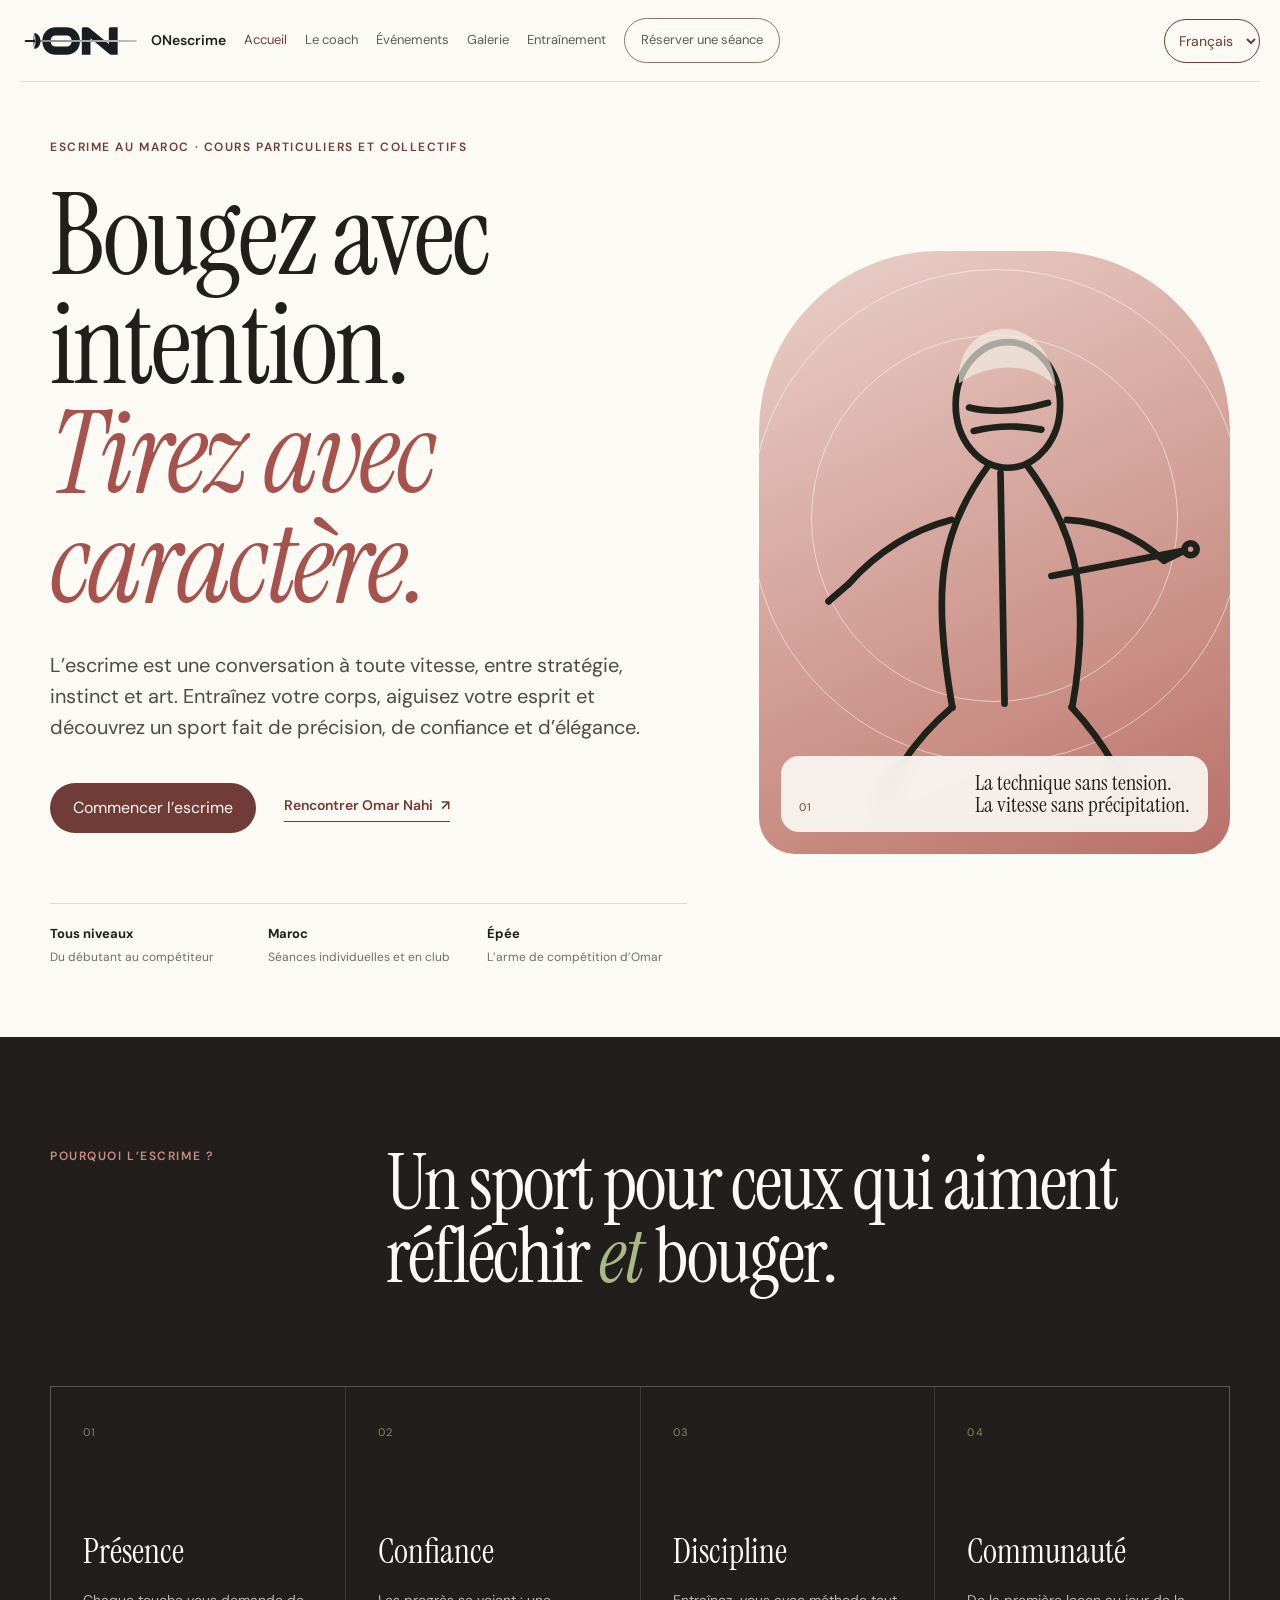
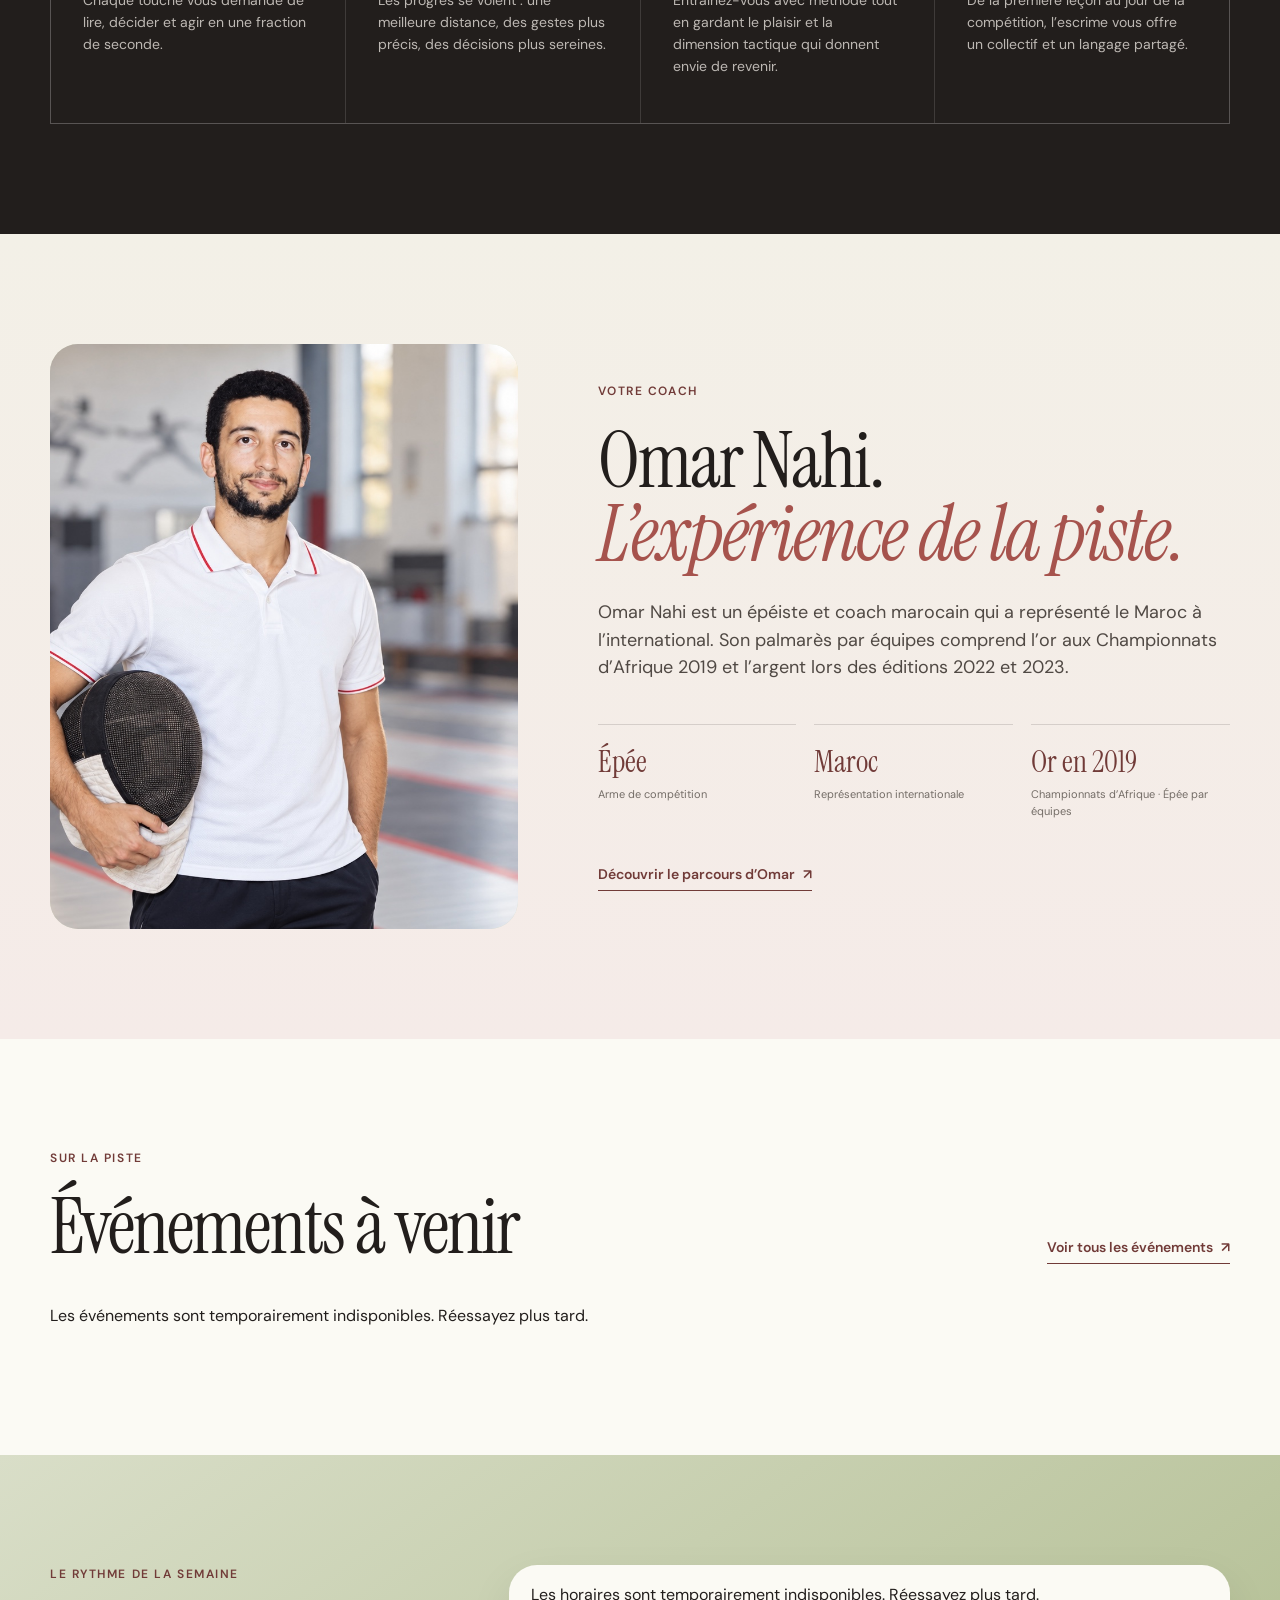
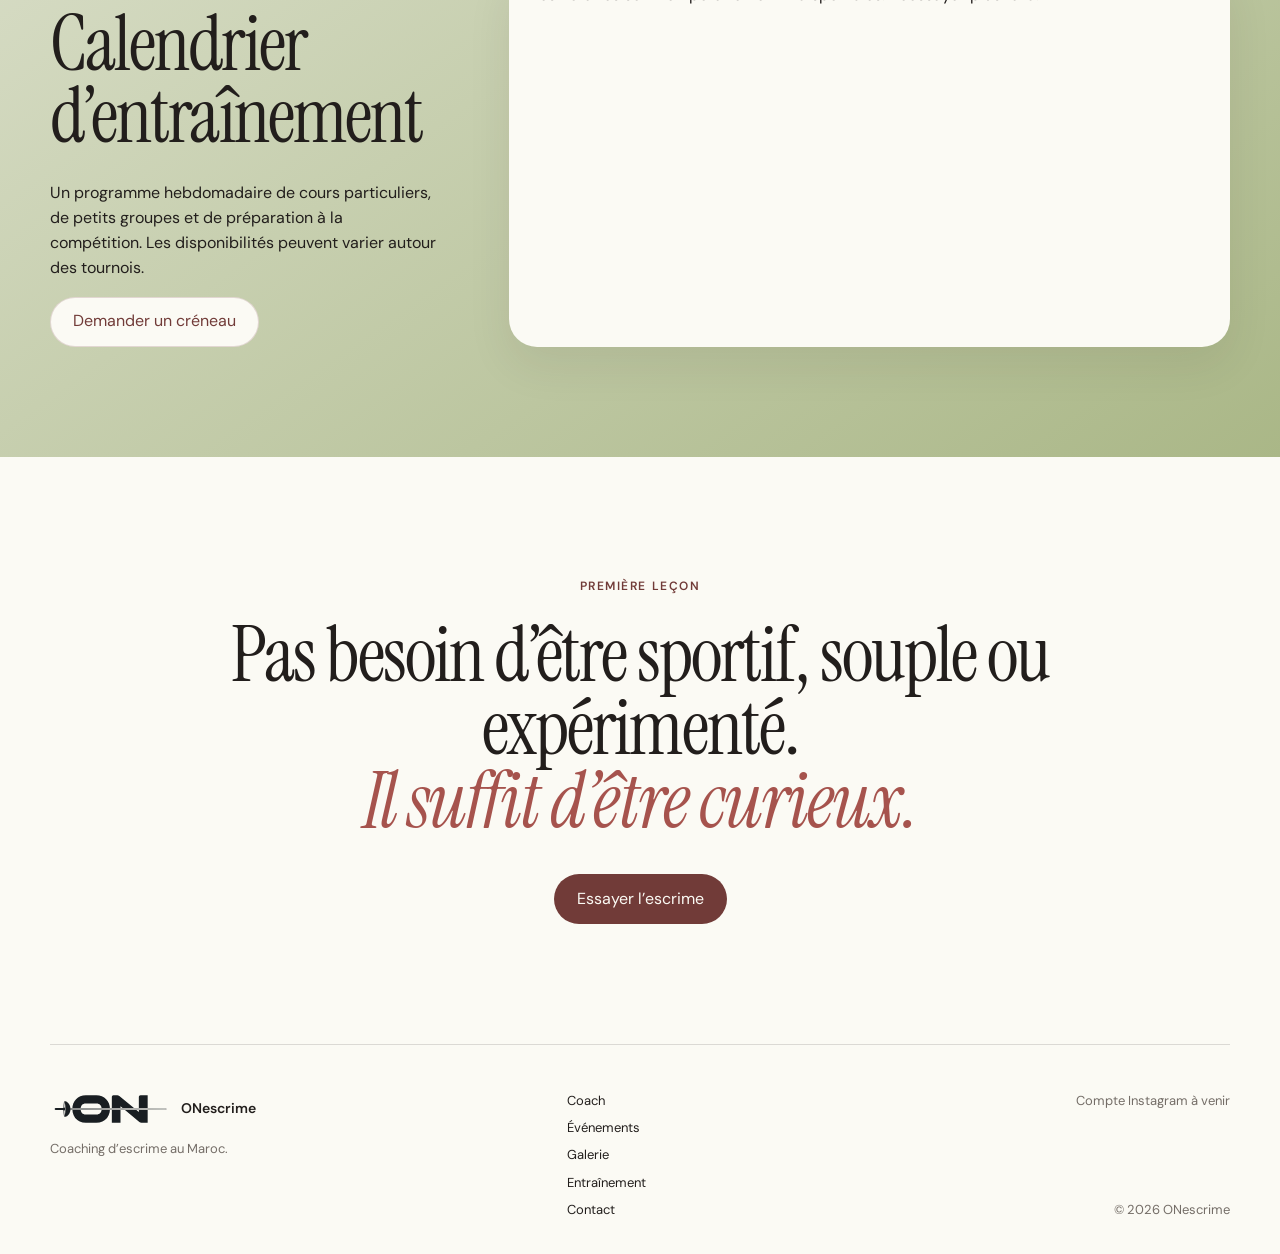
<file: index.html>
<!DOCTYPE html>
<html lang="en">
<head>
  <meta charset="UTF-8" />
  <meta name="viewport" content="width=device-width, initial-scale=1.0" />
  <meta name="description" content="Meet Omar Nahi, Moroccan épée fencer and coach. Explore his international background, fencing sessions and upcoming events at ONescrime." />
  <title>Omar Nahi | Fencing Coach in Morocco – ONescrime</title>
  <meta name="robots" content="index, follow, max-image-preview:large" />
  <link rel="canonical" href="https://ofencing.vercel.app/" />
  <meta property="og:type" content="website" />
  <meta property="og:site_name" content="ONescrime" />
  <meta property="og:title" content="Omar Nahi | Fencing Coach in Morocco – ONescrime" data-seo-translatable />
  <meta property="og:description" content="Meet Omar Nahi, Moroccan épée fencer and coach. Explore his international background, fencing sessions and upcoming events at ONescrime." data-seo-translatable />
  <meta property="og:url" content="https://ofencing.vercel.app/" />
  <meta property="og:locale" content="en_US" />
  <meta property="og:image" content="https://ofencing.vercel.app/og.png" />
  <meta property="og:image:secure_url" content="https://ofencing.vercel.app/og.png" />
  <meta property="og:image:type" content="image/png" />
  <meta property="og:image:width" content="1734" />
  <meta property="og:image:height" content="907" />
  <meta property="og:image:alt" content="Maître Omar Nahi holding a fencing mask" data-seo-translatable />
  <meta name="twitter:image" content="https://ofencing.vercel.app/og.png" />
  <meta name="twitter:image:alt" content="Maître Omar Nahi holding a fencing mask" data-seo-translatable />
  <meta name="twitter:card" content="summary_large_image" />
  <meta name="twitter:title" content="Omar Nahi | Fencing Coach in Morocco – ONescrime" data-seo-translatable />
  <meta name="twitter:description" content="Meet Omar Nahi, Moroccan épée fencer and coach. Explore his international background, fencing sessions and upcoming events at ONescrime." data-seo-translatable />
  <link rel="preconnect" href="https://fonts.googleapis.com">
  <link rel="preconnect" href="https://fonts.gstatic.com" crossorigin>
  <link href="https://fonts.googleapis.com/css2?family=DM+Sans:wght@400;500;600&family=Instrument+Serif:ital@0;1&display=swap" rel="stylesheet">
  <link rel="stylesheet" href="styles2.css" />
  <link rel="icon" href="assets/favicon.svg?v=on-epee2" type="image/svg+xml">
</head>
<body>
  <header class="site-header">
    <a class="brand" href="index.html" aria-label="ONescrime home">
      <img class="brand-logo" src="assets/on-fencing-logo.svg" alt="" width="120" height="36">
      <span>ONescrime</span>
    </a>
    <button class="menu-toggle" aria-expanded="false" aria-controls="main-nav">Menu</button>
    <nav id="main-nav" class="main-nav">
      <a class="active" href="index.html">Home</a>
      <a href="coach.html">The coach</a>
      <a href="events.html">Events</a>
      <a href="gallery.html">Gallery</a>
      <a href="#calendar">Training</a>
      <a class="nav-cta" href="contact.html">Book a session</a>
    </nav>
    <label class="language-switcher" hidden>
      <span class="sr-only">Language</span>
      <select data-language-select aria-label="Language" dir="ltr" data-no-translate>
        <option value="fr" lang="fr">Français</option>
        <option value="en" lang="en">English</option>
        <option value="ar" lang="ar">العربية</option>
      </select>
    </label>
  </header>

  <main>
    <section class="hero shell">
      <div class="hero-copy">
        <p class="eyebrow">Fencing in Morocco · Private & group coaching</p>
        <h1>Move with intention.<br><em>Fence with character.</em></h1>
        <p class="hero-intro">
          Fencing is a conversation at full speed — part strategy, part instinct, part art.
          Train your body, sharpen your mind, and discover a sport built on precision,
          confidence and elegance.
        </p>
        <div class="hero-actions">
          <a class="button button-dark" href="contact.html">Start fencing</a>
          <a class="text-link" href="coach.html">Meet Omar Nahi <span>↗</span></a>
        </div>
        <div class="hero-meta">
          <div><strong>All levels</strong><span>Beginner to competitor</span></div>
          <div><strong>Morocco</strong><span>Individual & club sessions</span></div>
          <div><strong>Épée</strong><span>Omar’s competition weapon</span></div>
        </div>
      </div>
      <div class="hero-visual">
        <div class="hero-orbit orbit-one"></div>
        <div class="hero-orbit orbit-two"></div>
        <img src="assets/fencer-hero.svg" alt="Stylised fencer illustration" />
        <div class="hero-note">
          <span class="note-number">01</span>
          <p>Technique without tension.<br>Speed without hurry.</p>
        </div>
      </div>
    </section>

    <section class="manifesto section-pad">
      <div class="shell split-heading">
        <p class="eyebrow">Why fencing?</p>
        <h2>A sport for people who like to think <em>and</em> move.</h2>
      </div>
      <div class="shell manifesto-grid">
        <article>
          <span>01</span>
          <h3>Presence</h3>
          <p>Every point asks you to read, decide and commit in a fraction of a second.</p>
        </article>
        <article>
          <span>02</span>
          <h3>Confidence</h3>
          <p>Progress is visible. Better distance, cleaner movement, calmer decisions.</p>
        </article>
        <article>
          <span>03</span>
          <h3>Discipline</h3>
          <p>Train with structure while keeping the playful, tactical side that makes fencing addictive.</p>
        </article>
        <article>
          <span>04</span>
          <h3>Community</h3>
          <p>From first lesson to competition day, fencing gives you a tribe and a language of its own.</p>
        </article>
      </div>
    </section>

    <section class="coach-intro section-pad">
      <div class="shell coach-card">
        <div class="coach-photo">
          <img src="assets/omar-nahi-coach.jpeg" alt="Omar Nahi holding a fencing mask in a fencing hall" width="1536" height="1024" decoding="async" />
        </div>
        <div class="coach-copy">
          <p class="eyebrow">Your coach</p>
          <h2>Omar Nahi.<br><em>Experience on the piste.</em></h2>
          <p>
            Omar Nahi is a Moroccan épée fencer and coach who has represented Morocco
            internationally. His team results include gold at the 2019 African Championships
            and silver at the 2022 and 2023 editions.
          </p>
          <div class="coach-stats">
            <div><strong>Épée</strong><span>Competition weapon</span></div>
            <div><strong>Morocco</strong><span>International representation</span></div>
            <div><strong>2019 gold</strong><span>African Championships · Team épée</span></div>
          </div>
          <a class="text-link" href="coach.html">Explore Omar’s background <span>↗</span></a>
        </div>
      </div>
    </section>

    <section class="events-preview section-pad">
      <div class="shell section-head">
        <div>
          <p class="eyebrow">On the piste</p>
          <h2>Upcoming events</h2>
        </div>
        <a class="text-link desktop-only" href="events.html">See all events <span>↗</span></a>
      </div>
      <div class="shell" id="home-events"></div>
      <div class="shell mobile-only">
        <a class="text-link" href="events.html">See all events <span>↗</span></a>
      </div>
    </section>

    <section id="calendar" class="calendar-section section-pad">
      <div class="shell calendar-wrap">
        <div class="calendar-copy">
          <p class="eyebrow">Weekly rhythm</p>
          <h2>Training calendar</h2>
          <p>
            A simple weekly schedule for private lessons, small groups and competition preparation.
            Availability can change around tournaments.
          </p>
          <a class="button button-light" href="contact.html">Ask for a slot</a>
        </div>
        <div class="calendar-table" id="training-calendar"></div>
      </div>
    </section>

    <section class="cta-section">
      <div class="shell cta-inner">
        <p class="eyebrow">First lesson</p>
        <h2>You do not need to be fit, flexible or experienced.<br><em>You just need to be curious.</em></h2>
        <a class="button button-dark" href="contact.html">Try fencing</a>
      </div>
    </section>
  </main>

  <footer class="site-footer shell">
    <div>
      <a class="brand" href="index.html"><img class="brand-logo" src="assets/on-fencing-logo.svg" alt="" width="120" height="36"><span>ONescrime</span></a>
      <p>Fencing coaching in Morocco.</p>
    </div>
    <div class="footer-links">
      <a href="coach.html">Coach</a>
      <a href="events.html">Events</a>
      <a href="gallery.html">Gallery</a>
      <a href="#calendar">Training</a>
      <a href="contact.html">Contact</a>
    </div>
    <div class="footer-meta">
      <span>Instagram coming soon</span>
      <span>© <span data-year></span> ONescrime</span>
    </div>
  </footer>

  <script src="js/api.js"></script>
  <script src="js/translations.js"></script>
  <script src="js/i18n.js"></script>
  <script src="js/app.js"></script>
</body>
</html>
</file>
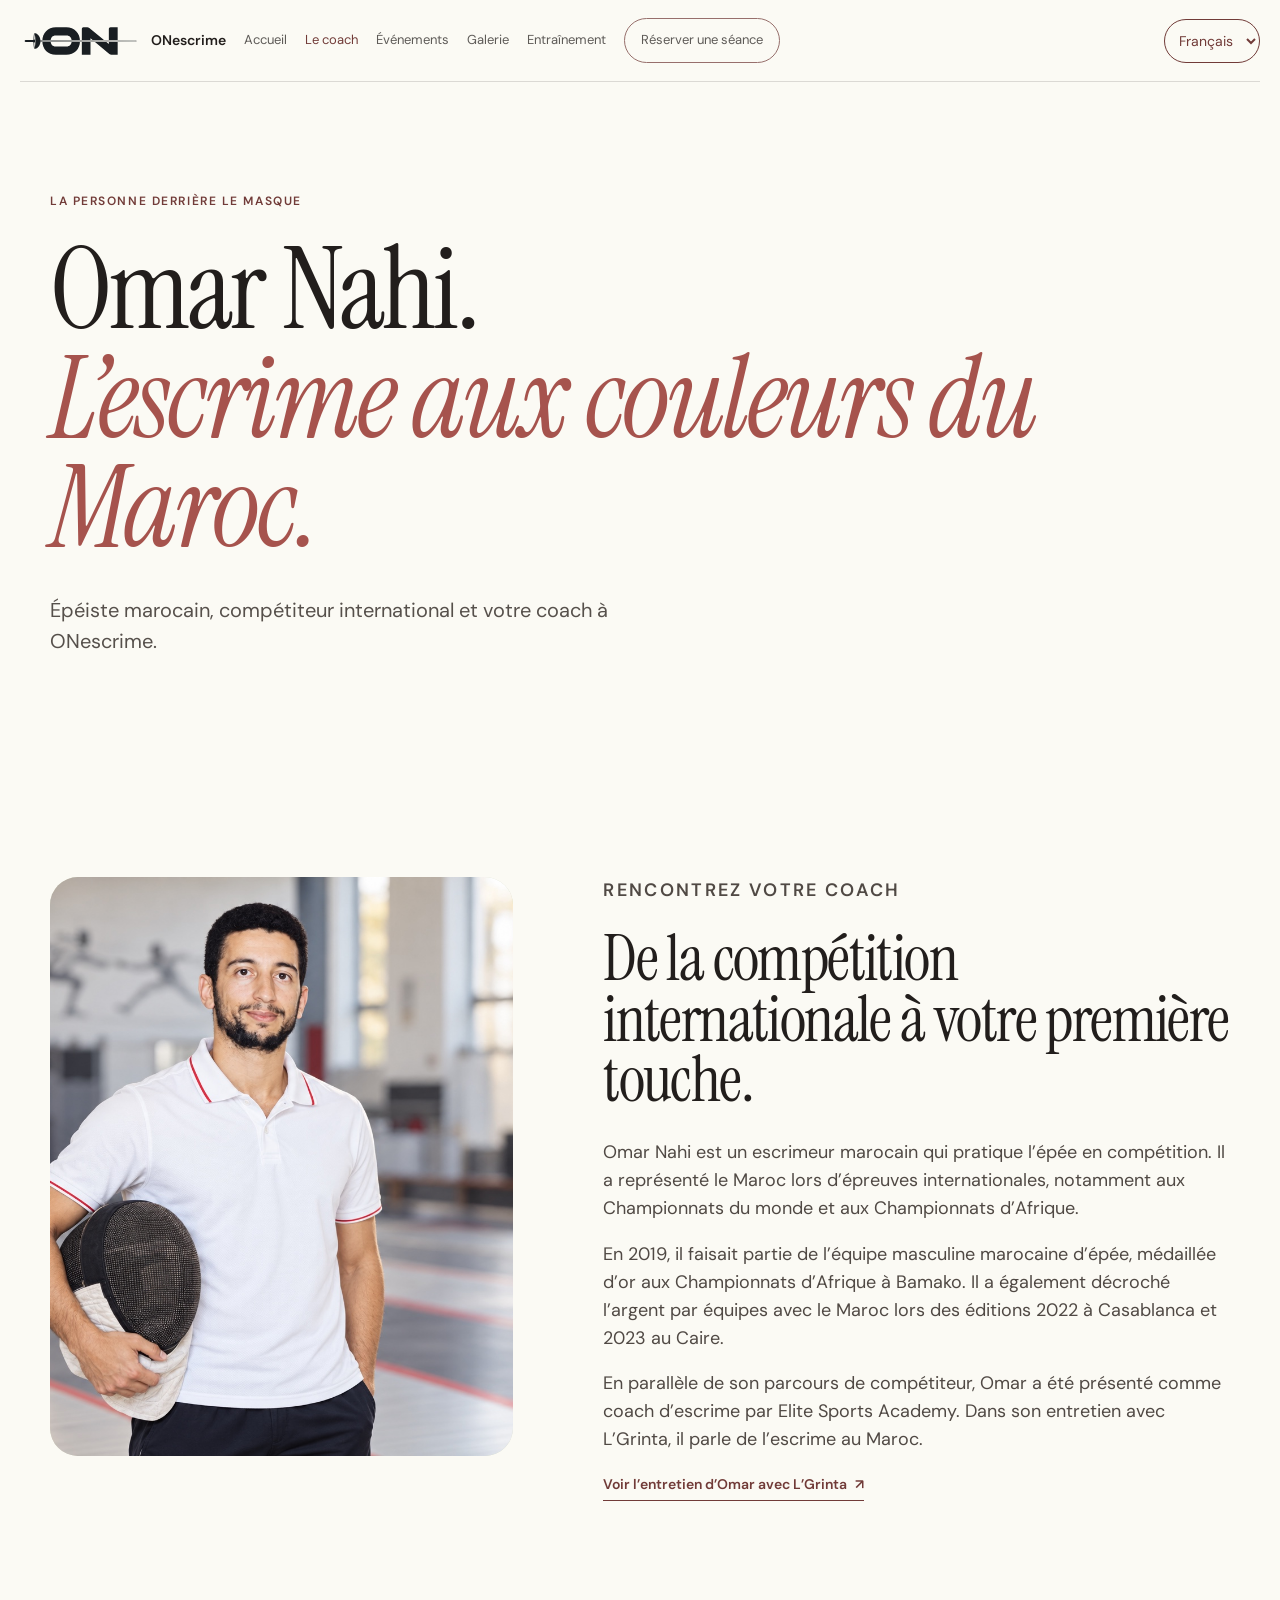
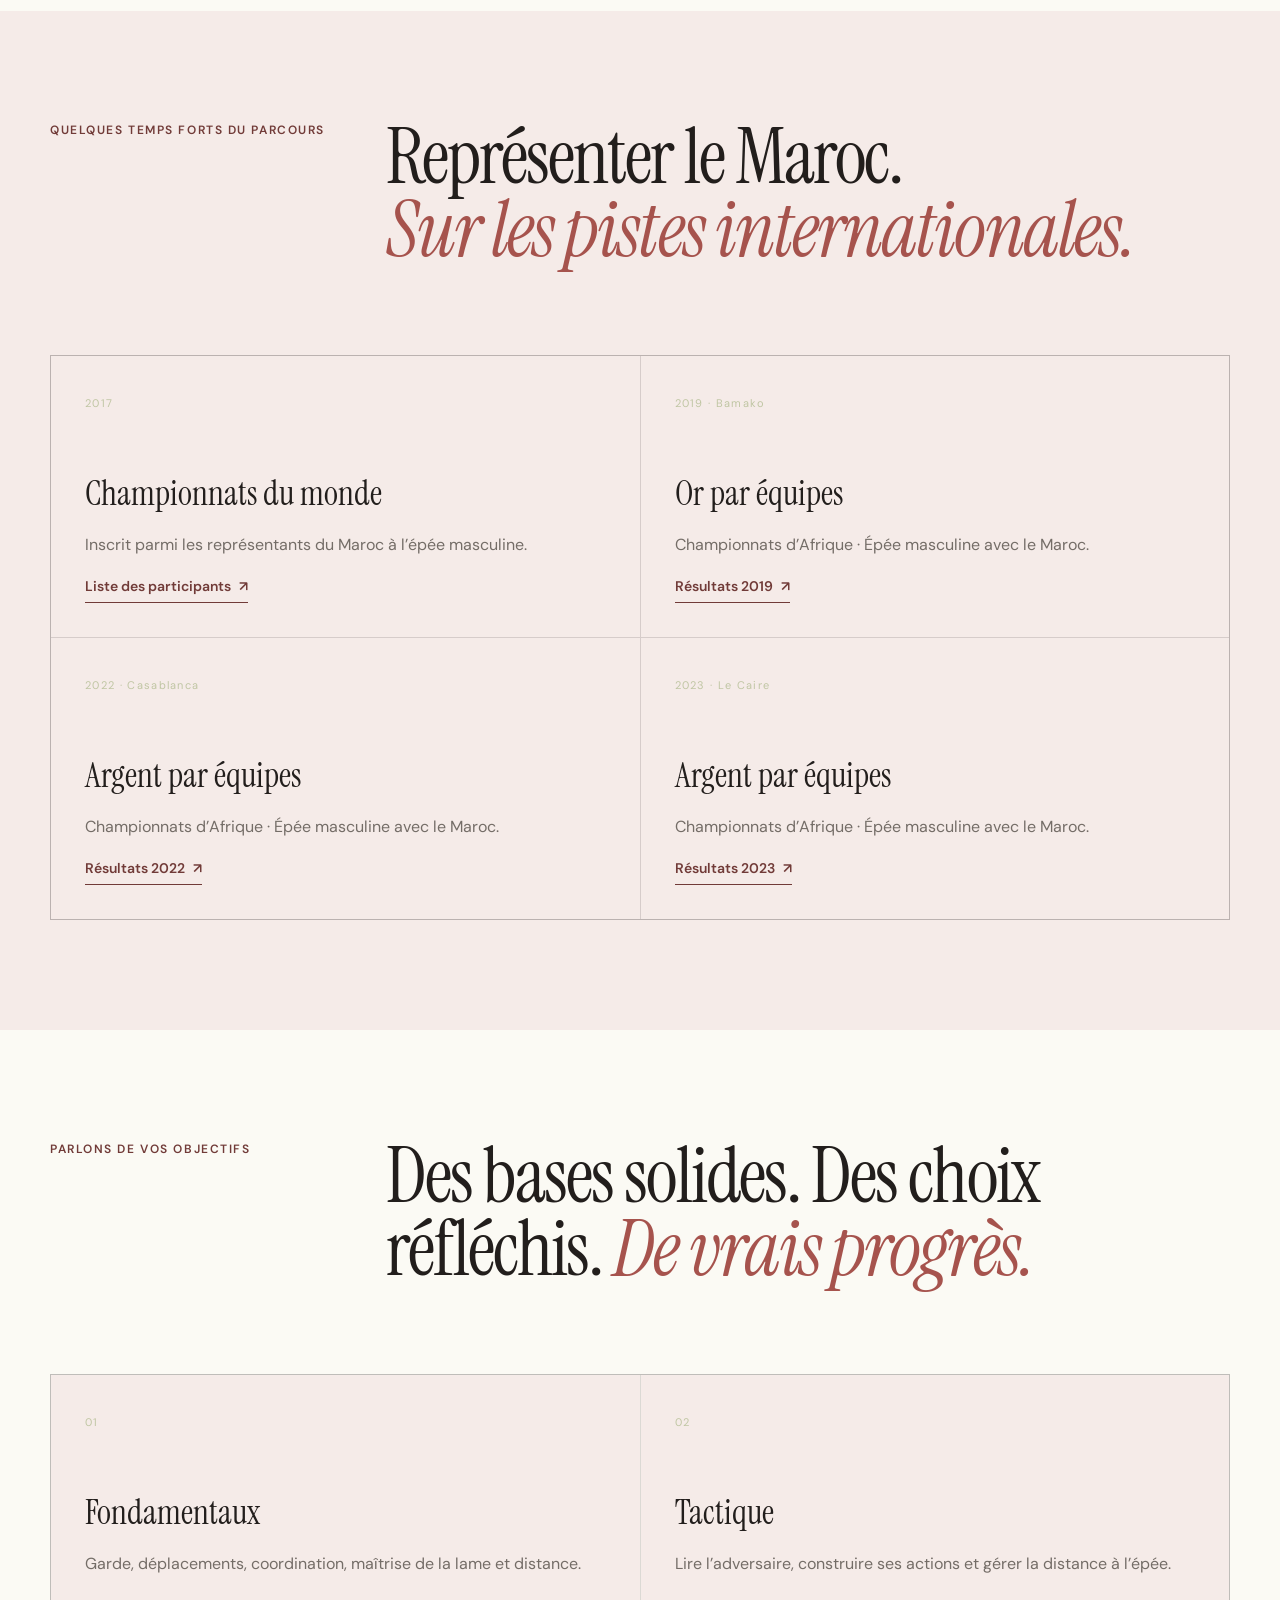
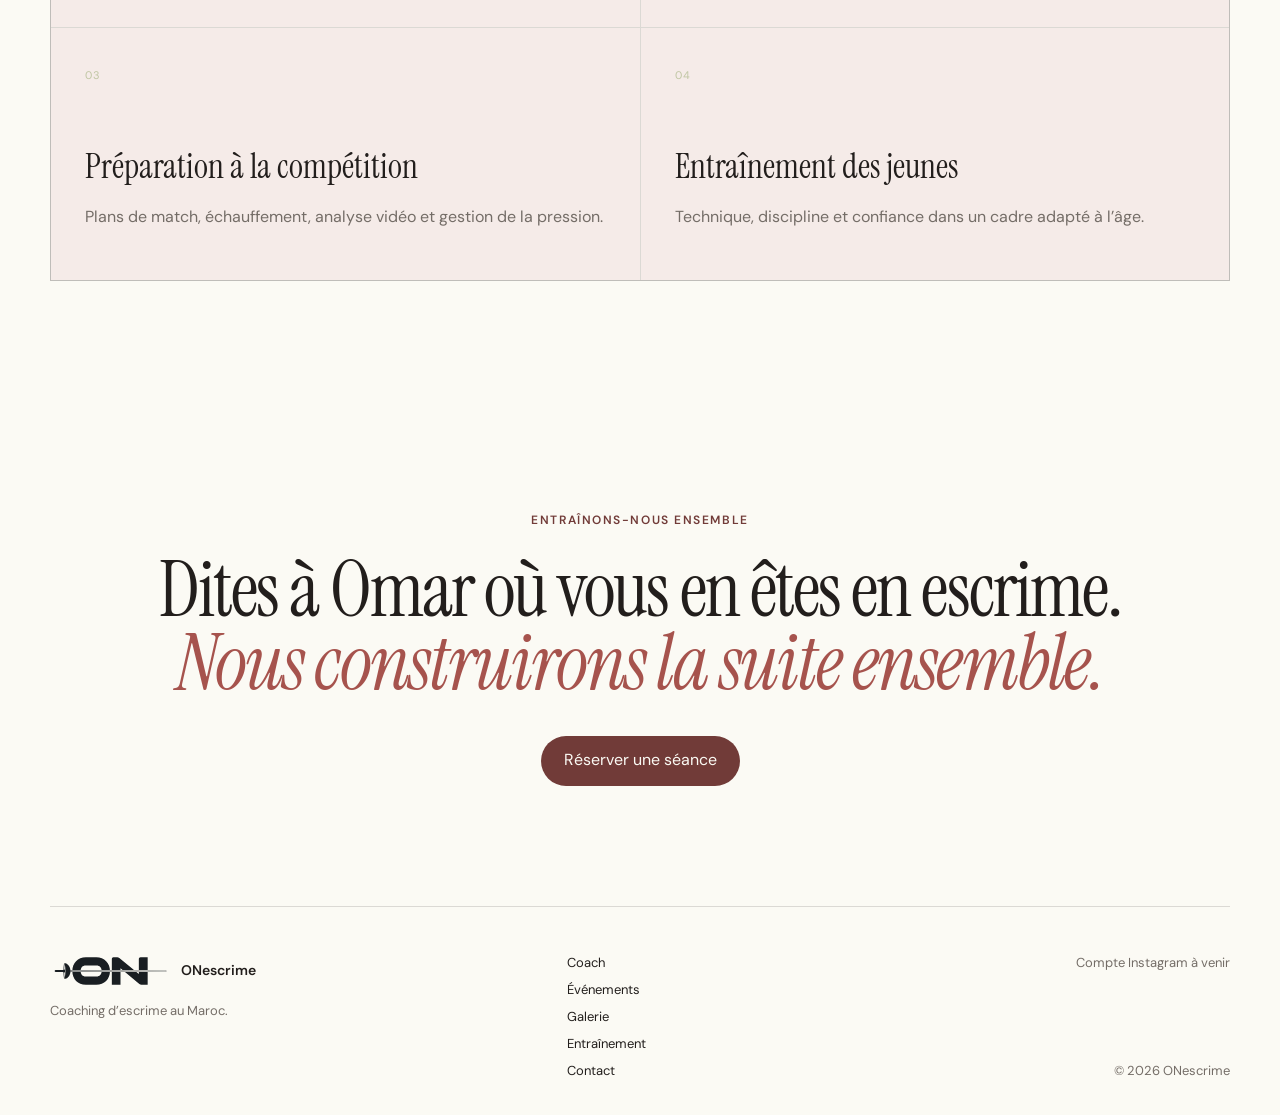
<file: coach.html>
<!DOCTYPE html>
<html lang="en">
<head>
  <meta charset="UTF-8" />
  <meta name="viewport" content="width=device-width, initial-scale=1.0" />
  <meta name="description" content="Discover Omar Nahi’s fencing career, international experience and African Championships team medals. Meet your coach at ONescrime in Morocco." />
  <title>Omar Nahi: Épée Fencer &amp; Coach | ONescrime</title>
  <meta name="robots" content="index, follow, max-image-preview:large" />
  <link rel="canonical" href="https://ofencing.vercel.app/coach.html" />
  <meta property="og:type" content="website" />
  <meta property="og:site_name" content="ONescrime" />
  <meta property="og:title" content="Omar Nahi: Épée Fencer &amp; Coach | ONescrime" data-seo-translatable />
  <meta property="og:description" content="Discover Omar Nahi’s fencing career, international experience and African Championships team medals. Meet your coach at ONescrime in Morocco." data-seo-translatable />
  <meta property="og:url" content="https://ofencing.vercel.app/coach.html" />
  <meta property="og:locale" content="en_US" />
  <meta property="og:image" content="https://ofencing.vercel.app/og.png" />
  <meta property="og:image:secure_url" content="https://ofencing.vercel.app/og.png" />
  <meta property="og:image:type" content="image/png" />
  <meta property="og:image:width" content="1734" />
  <meta property="og:image:height" content="907" />
  <meta property="og:image:alt" content="Maître Omar Nahi holding a fencing mask" data-seo-translatable />
  <meta name="twitter:image" content="https://ofencing.vercel.app/og.png" />
  <meta name="twitter:image:alt" content="Maître Omar Nahi holding a fencing mask" data-seo-translatable />
  <meta name="twitter:card" content="summary_large_image" />
  <meta name="twitter:title" content="Omar Nahi: Épée Fencer &amp; Coach | ONescrime" data-seo-translatable />
  <meta name="twitter:description" content="Discover Omar Nahi’s fencing career, international experience and African Championships team medals. Meet your coach at ONescrime in Morocco." data-seo-translatable />
  <link rel="preconnect" href="https://fonts.googleapis.com">
  <link rel="preconnect" href="https://fonts.gstatic.com" crossorigin>
  <link href="https://fonts.googleapis.com/css2?family=DM+Sans:wght@400;500;600&family=Instrument+Serif:ital@0;1&display=swap" rel="stylesheet">
  <link rel="stylesheet" href="styles2.css" />
  <link rel="icon" href="assets/favicon.svg?v=on-epee2" type="image/svg+xml">
</head>
<body>
  <header class="site-header">
    <a class="brand" href="index.html"><img class="brand-logo" src="assets/on-fencing-logo.svg" alt="" width="120" height="36"><span>ONescrime</span></a>
    <button class="menu-toggle" aria-expanded="false" aria-controls="main-nav">Menu</button>
    <nav id="main-nav" class="main-nav">
      <a href="index.html">Home</a>
      <a class="active" href="coach.html">The coach</a>
      <a href="events.html">Events</a>
      <a href="gallery.html">Gallery</a>
      <a href="index.html#calendar">Training</a>
      <a class="nav-cta" href="contact.html">Book a session</a>
    </nav>
    <label class="language-switcher" hidden>
      <span class="sr-only">Language</span>
      <select data-language-select aria-label="Language" dir="ltr" data-no-translate>
        <option value="fr" lang="fr">Français</option>
        <option value="en" lang="en">English</option>
        <option value="ar" lang="ar">العربية</option>
      </select>
    </label>
  </header>

  <main>
    <section class="inner-hero shell">
      <p class="eyebrow">The person behind the mask</p>
      <h1>Omar Nahi.<br><em>Fencing for Morocco.</em></h1>
      <p class="inner-lede">
        Moroccan épée fencer, international competitor and your coach at ONescrime.
      </p>
    </section>

    <section class="coach-profile section-pad shell">
      <div class="profile-image">
        <img src="assets/omar-nahi-coach.jpeg" alt="Omar Nahi holding a fencing mask in a fencing hall" width="1536" height="1024" decoding="async" />
      </div>
      <div class="profile-content">
        <p class="eyebrow">Meet your coach</p>
        <h2>From international competition to your first touch.</h2>
        <p>
          Omar Nahi is a Moroccan fencer whose competitive weapon is the épée. He has
          represented Morocco at international events, including the World Championships
          and the African Championships.
        </p>
        <p>
          In 2019, he was part of Morocco’s gold-medal-winning men’s épée team at the
          African Championships in Bamako. He also earned team silver with Morocco
          at the 2022 edition in Casablanca and the 2023 edition in Cairo.
        </p>
        <p>
          Alongside his competitive career, Omar has been featured as a fencing coach
          by Elite Sports Academy. In his L’Grinta interview, he discusses fencing in Morocco.
        </p>
        <a class="text-link" href="https://www.youtube.com/watch?v=y32_Z7fzJpY">Watch Omar’s L’Grinta interview <span aria-hidden="true">↗</span></a>
      </div>
    </section>

    <section class="section-pad soft-section" aria-labelledby="career-heading">
      <div class="shell split-heading">
        <p class="eyebrow">Selected career highlights</p>
        <h2 id="career-heading">Representing Morocco.<br><em>On the international piste.</em></h2>
      </div>
      <div class="shell services-grid">
        <article><span>2017</span><h3>World Championships</h3><p>Listed among Morocco’s entrants in men’s épée.</p><a class="text-link" href="https://www.fencingworldwide.com/en/2980-16/participants/">Entry list <span aria-hidden="true">↗</span></a></article>
        <article><span>2019 · Bamako</span><h3>Team gold</h3><p>African Championships · Men’s épée with Morocco.</p><a class="text-link" href="https://fr.wikipedia.org/wiki/Championnats_d%27Afrique_d%27escrime_2019">2019 results <span aria-hidden="true">↗</span></a></article>
        <article><span>2022 · Casablanca</span><h3>Team silver</h3><p>African Championships · Men’s épée with Morocco.</p><a class="text-link" href="https://en.wikipedia.org/wiki/2022_African_Fencing_Championships">2022 results <span aria-hidden="true">↗</span></a></article>
        <article><span>2023 · Cairo</span><h3>Team silver</h3><p>African Championships · Men’s épée with Morocco.</p><a class="text-link" href="https://en.wikipedia.org/wiki/2023_African_Fencing_Championships">2023 results <span aria-hidden="true">↗</span></a></article>
      </div>
    </section>

    <section class="section-pad">
      <div class="shell split-heading">
        <p class="eyebrow">Explore your training goals</p>
        <h2>Strong basics. Smart choices. <em>Real progress.</em></h2>
      </div>
      <div class="shell services-grid">
        <article><span>01</span><h3>Fundamentals</h3><p>Stance, footwork, coordination, blade control and distance.</p></article>
        <article><span>02</span><h3>Tactical fencing</h3><p>Reading opponents, building actions and managing distance in épée.</p></article>
        <article><span>03</span><h3>Competition prep</h3><p>Match plans, warm-up routines, video review and pressure management.</p></article>
        <article><span>04</span><h3>Youth coaching</h3><p>Technique, discipline and confidence in an age-appropriate framework.</p></article>
      </div>
    </section>

    <section class="cta-section">
      <div class="shell cta-inner">
        <p class="eyebrow">Train together</p>
        <h2>Tell Omar where you are in your fencing.<br><em>We will build from there.</em></h2>
        <a class="button button-dark" href="contact.html">Book a session</a>
      </div>
    </section>
  </main>

  <footer class="site-footer shell">
    <div><a class="brand" href="index.html"><img class="brand-logo" src="assets/on-fencing-logo.svg" alt="" width="120" height="36"><span>ONescrime</span></a><p>Fencing coaching in Morocco.</p></div>
    <div class="footer-links"><a href="coach.html">Coach</a><a href="events.html">Events</a>
      <a href="gallery.html">Gallery</a><a href="index.html#calendar">Training</a><a href="contact.html">Contact</a></div>
    <div class="footer-meta"><span>Instagram coming soon</span><span>© <span data-year></span> ONescrime</span></div>
  </footer>
  <script src="js/translations.js"></script>
  <script src="js/i18n.js"></script>
  <script src="js/app.js"></script>
</body>
</html>
</file>
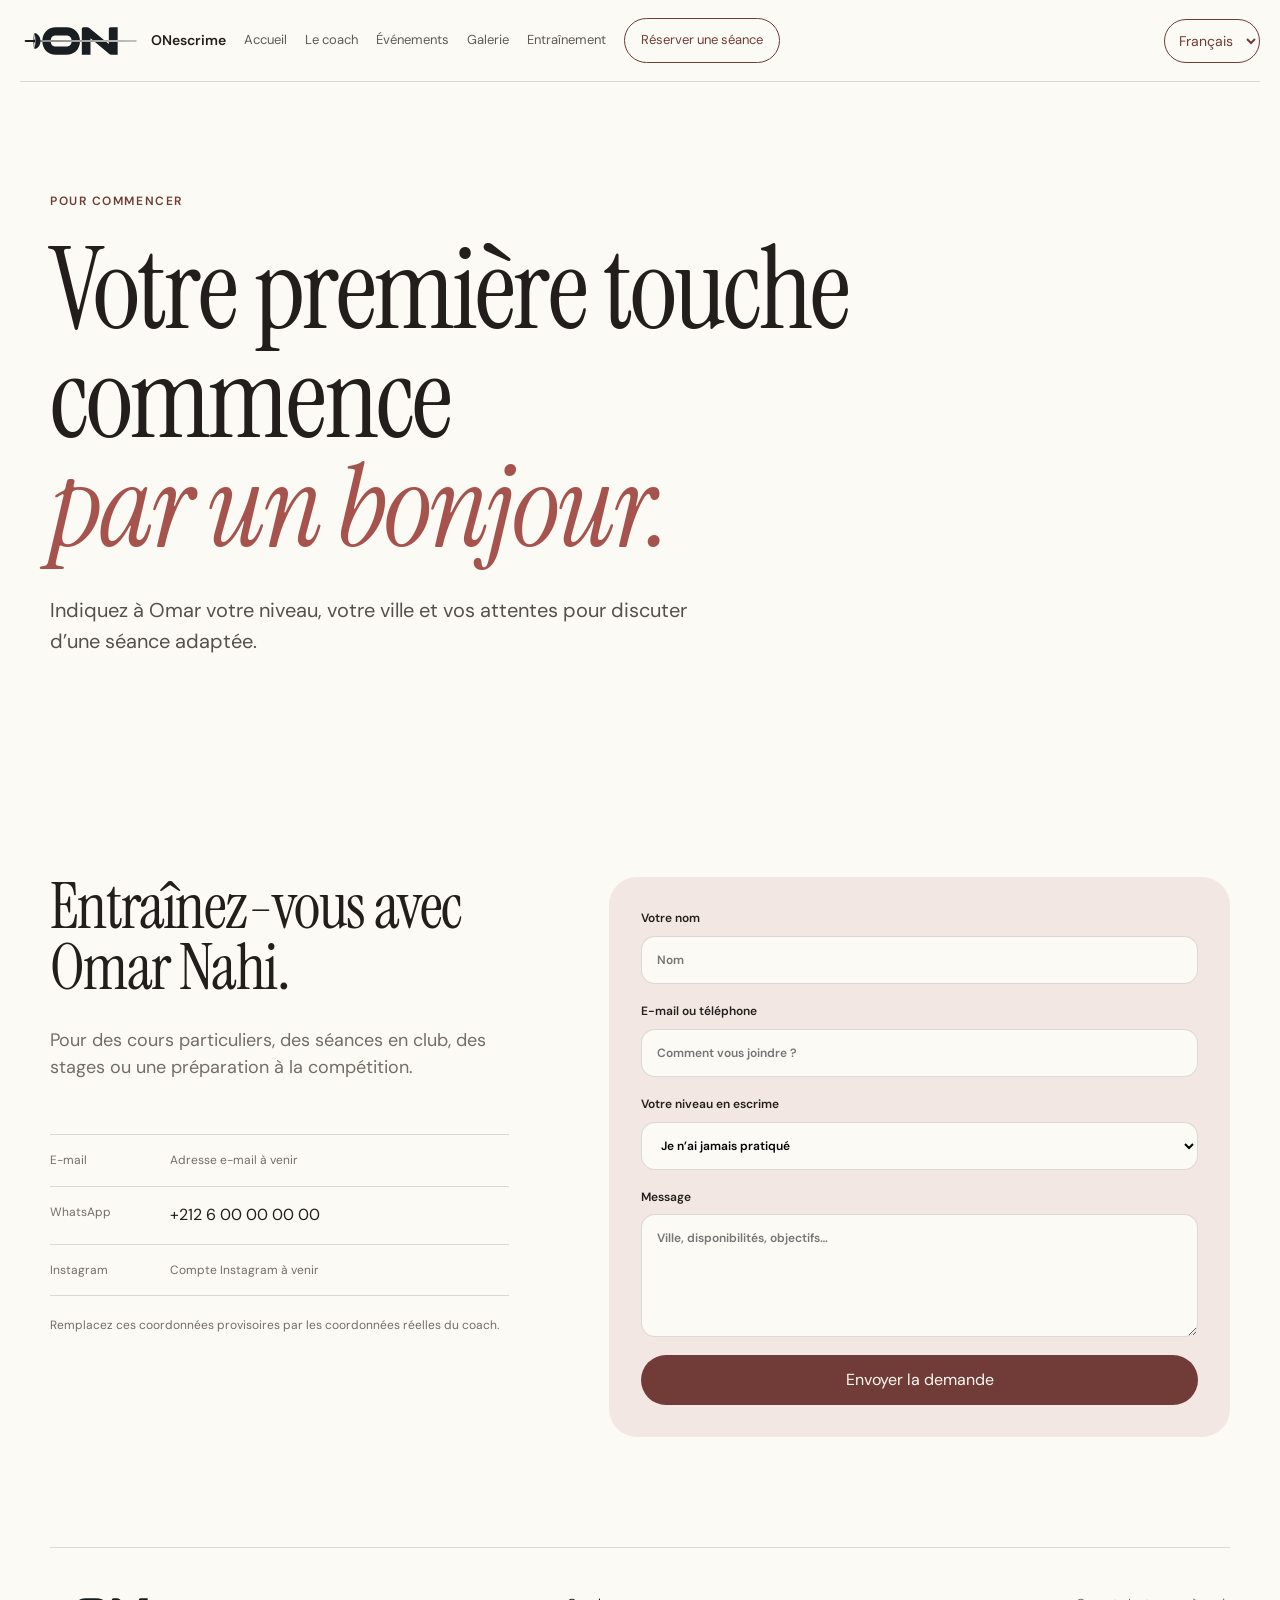
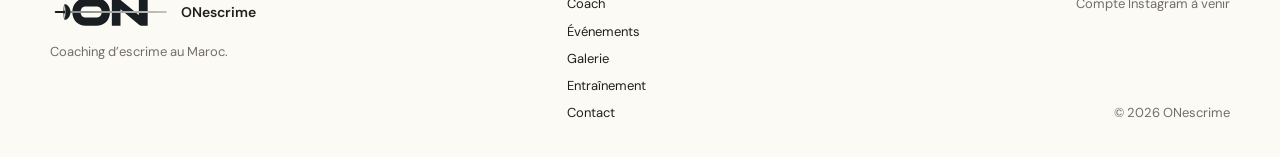
<file: contact.html>
<!DOCTYPE html>
<html lang="en">
<head>
  <meta charset="UTF-8" />
  <meta name="viewport" content="width=device-width, initial-scale=1.0" />
  <meta name="description" content="Contact Omar Nahi about fencing sessions in Morocco. Share your level, city and goals to discuss private lessons, club training or competition preparation." />
  <title>Contact Omar Nahi | Fencing Sessions – ONescrime</title>
  <meta name="robots" content="index, follow, max-image-preview:large" />
  <link rel="canonical" href="https://ofencing.vercel.app/contact.html" />
  <meta property="og:type" content="website" />
  <meta property="og:site_name" content="ONescrime" />
  <meta property="og:title" content="Contact Omar Nahi | Fencing Sessions – ONescrime" data-seo-translatable />
  <meta property="og:description" content="Contact Omar Nahi about fencing sessions in Morocco. Share your level, city and goals to discuss private lessons, club training or competition preparation." data-seo-translatable />
  <meta property="og:url" content="https://ofencing.vercel.app/contact.html" />
  <meta property="og:locale" content="en_US" />
  <meta property="og:image" content="https://ofencing.vercel.app/og.png" />
  <meta property="og:image:secure_url" content="https://ofencing.vercel.app/og.png" />
  <meta property="og:image:type" content="image/png" />
  <meta property="og:image:width" content="1734" />
  <meta property="og:image:height" content="907" />
  <meta property="og:image:alt" content="Maître Omar Nahi holding a fencing mask" data-seo-translatable />
  <meta name="twitter:image" content="https://ofencing.vercel.app/og.png" />
  <meta name="twitter:image:alt" content="Maître Omar Nahi holding a fencing mask" data-seo-translatable />
  <meta name="twitter:card" content="summary_large_image" />
  <meta name="twitter:title" content="Contact Omar Nahi | Fencing Sessions – ONescrime" data-seo-translatable />
  <meta name="twitter:description" content="Contact Omar Nahi about fencing sessions in Morocco. Share your level, city and goals to discuss private lessons, club training or competition preparation." data-seo-translatable />
  <link rel="preconnect" href="https://fonts.googleapis.com">
  <link rel="preconnect" href="https://fonts.gstatic.com" crossorigin>
  <link href="https://fonts.googleapis.com/css2?family=DM+Sans:wght@400;500;600&family=Instrument+Serif:ital@0;1&display=swap" rel="stylesheet">
  <link rel="stylesheet" href="styles2.css" />
  <link rel="icon" href="assets/favicon.svg?v=on-epee2" type="image/svg+xml">
</head>
<body>
  <header class="site-header">
    <a class="brand" href="index.html"><img class="brand-logo" src="assets/on-fencing-logo.svg" alt="" width="120" height="36"><span>ONescrime</span></a>
    <button class="menu-toggle" aria-expanded="false" aria-controls="main-nav">Menu</button>
    <nav id="main-nav" class="main-nav">
      <a href="index.html">Home</a>
      <a href="coach.html">The coach</a>
      <a href="events.html">Events</a>
      <a href="gallery.html">Gallery</a>
      <a href="index.html#calendar">Training</a>
      <a class="nav-cta active" href="contact.html">Book a session</a>
    </nav>
    <label class="language-switcher" hidden>
      <span class="sr-only">Language</span>
      <select data-language-select aria-label="Language" dir="ltr" data-no-translate>
        <option value="fr" lang="fr">Français</option>
        <option value="en" lang="en">English</option>
        <option value="ar" lang="ar">العربية</option>
      </select>
    </label>
  </header>

  <main>
    <section class="inner-hero shell contact-hero">
      <p class="eyebrow">Start here</p>
      <h1>Your first point starts<br><em>with a hello.</em></h1>
      <p class="inner-lede">
        Tell Omar your level, your city and what you want from fencing to discuss a suitable session.
      </p>
    </section>

    <section class="shell contact-grid section-pad">
      <div class="contact-info">
        <h2>Train with Omar Nahi.</h2>
        <p>For private lessons, club sessions, workshops or competition preparation.</p>
        <div class="contact-lines">
          <div><span>Email</span><span>Email coming soon</span></div>
          <div><span>WhatsApp</span><a href="#">+212 6 00 00 00 00</a></div>
          <div><span>Instagram</span><span>Instagram coming soon</span></div>
        </div>
        <p class="small-note">Replace these placeholder details with the coach's real contact information.</p>
      </div>

      <form class="contact-form" action="api/messages.php" method="post">
        <div class="contact-honeypot" aria-hidden="true"><label>Website<input name="website" type="text" tabindex="-1" autocomplete="off" maxlength="200"></label></div>
        <label>
          Your name
          <input type="text" name="name" maxlength="120" autocomplete="name" dir="auto" placeholder="Name" required>
        </label>
        <label>
          Email or phone
          <input type="text" name="contact" maxlength="254" dir="auto" placeholder="How should we reach you?" required>
        </label>
        <label>
          Your fencing level
          <select name="level">
            <option value="Complete beginner">Complete beginner</option>
            <option value="Beginner">Beginner</option>
            <option value="Intermediate">Intermediate</option>
            <option value="Competitor">Competitor</option>
            <option value="Coach / club inquiry">Coach / club inquiry</option>
          </select>
        </label>
        <label>
          Message
          <textarea name="message" maxlength="5000" dir="auto" rows="5" placeholder="City, availability, goals..."></textarea>
        </label>
        <button class="button button-dark" type="submit" disabled>Send inquiry</button>
        <p id="form-note" class="form-note" role="status" aria-live="polite" data-no-translate hidden></p>
        <noscript><p class="form-note">Please enable JavaScript to send this form.</p></noscript>
      </form>
    </section>
  </main>

  <footer class="site-footer shell">
    <div><a class="brand" href="index.html"><img class="brand-logo" src="assets/on-fencing-logo.svg" alt="" width="120" height="36"><span>ONescrime</span></a><p>Fencing coaching in Morocco.</p></div>
    <div class="footer-links"><a href="coach.html">Coach</a><a href="events.html">Events</a>
      <a href="gallery.html">Gallery</a><a href="index.html#calendar">Training</a><a href="contact.html">Contact</a></div>
    <div class="footer-meta"><span>Instagram coming soon</span><span>© <span data-year></span> ONescrime</span></div>
  </footer>
  <script src="js/translations.js"></script>
  <script src="js/i18n.js"></script>
  <script src="js/api.js"></script>
  <script src="js/app.js"></script>
  <script src="js/contact.js"></script>
</body>
</html>
</file>
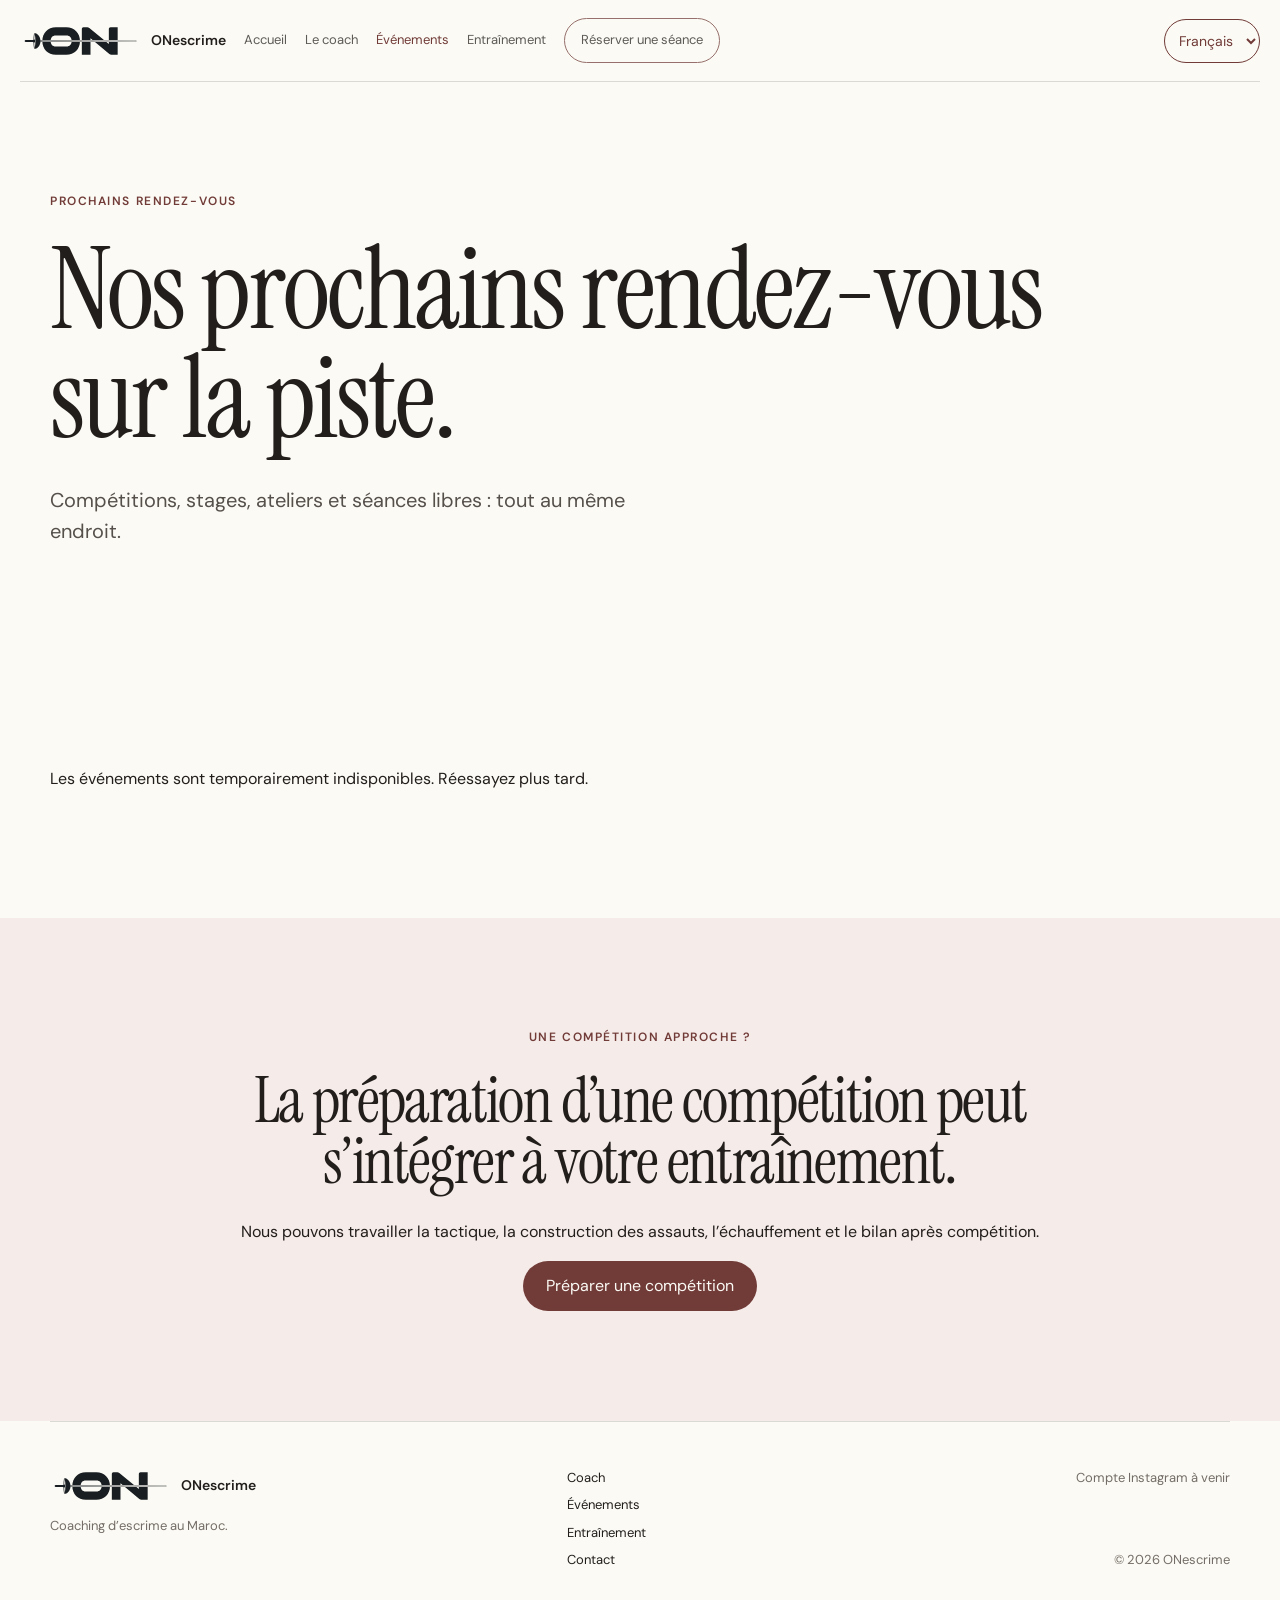
<file: events.html>
<!DOCTYPE html>
<html lang="en">
<head>
  <meta charset="UTF-8" />
  <meta name="viewport" content="width=device-width, initial-scale=1.0" />
  <meta name="description" content="Explore fencing events, workshops, training camps and open sessions in Morocco. Find upcoming dates and discuss competition preparation with Omar Nahi." />
  <title>Fencing Events &amp; Training in Morocco | ONescrime</title>
  <meta name="robots" content="index, follow, max-image-preview:large" />
  <link rel="canonical" href="https://ofencing.vercel.app/events.html" />
  <meta property="og:type" content="website" />
  <meta property="og:site_name" content="ONescrime" />
  <meta property="og:title" content="Fencing Events &amp; Training in Morocco | ONescrime" data-seo-translatable />
  <meta property="og:description" content="Explore fencing events, workshops, training camps and open sessions in Morocco. Find upcoming dates and discuss competition preparation with Omar Nahi." data-seo-translatable />
  <meta property="og:url" content="https://ofencing.vercel.app/events.html" />
  <meta property="og:locale" content="en_US" />
  <meta property="og:image" content="https://ofencing.vercel.app/og.png" />
  <meta property="og:image:secure_url" content="https://ofencing.vercel.app/og.png" />
  <meta property="og:image:type" content="image/png" />
  <meta property="og:image:width" content="1734" />
  <meta property="og:image:height" content="907" />
  <meta property="og:image:alt" content="Maître Omar Nahi holding a fencing mask" data-seo-translatable />
  <meta name="twitter:image" content="https://ofencing.vercel.app/og.png" />
  <meta name="twitter:image:alt" content="Maître Omar Nahi holding a fencing mask" data-seo-translatable />
  <meta name="twitter:card" content="summary_large_image" />
  <meta name="twitter:title" content="Fencing Events &amp; Training in Morocco | ONescrime" data-seo-translatable />
  <meta name="twitter:description" content="Explore fencing events, workshops, training camps and open sessions in Morocco. Find upcoming dates and discuss competition preparation with Omar Nahi." data-seo-translatable />
  <link rel="preconnect" href="https://fonts.googleapis.com">
  <link rel="preconnect" href="https://fonts.gstatic.com" crossorigin>
  <link href="https://fonts.googleapis.com/css2?family=DM+Sans:wght@400;500;600&family=Instrument+Serif:ital@0;1&display=swap" rel="stylesheet">
  <link rel="stylesheet" href="styles2.css" />
  <link rel="icon" href="assets/favicon.svg?v=on-epee2" type="image/svg+xml">
</head>
<body>
  <header class="site-header">
    <a class="brand" href="index.html"><img class="brand-logo" src="assets/on-fencing-logo.svg" alt="" width="120" height="36"><span>ONescrime</span></a>
    <button class="menu-toggle" aria-expanded="false" aria-controls="main-nav">Menu</button>
    <nav id="main-nav" class="main-nav">
      <a href="index.html">Home</a>
      <a href="coach.html">The coach</a>
      <a class="active" href="events.html">Events</a>
      <a href="index.html#calendar">Training</a>
      <a class="nav-cta" href="contact.html">Book a session</a>
    </nav>
    <label class="language-switcher" hidden>
      <span class="sr-only">Language</span>
      <select data-language-select aria-label="Language" dir="ltr" data-no-translate>
        <option value="fr" lang="fr">Français</option>
        <option value="en" lang="en">English</option>
        <option value="ar" lang="ar">العربية</option>
      </select>
    </label>
  </header>

  <main>
    <section class="inner-hero shell events-hero">
      <p class="eyebrow">Upcoming dates</p>
      <h1>Where we fence next.</h1>
      <p class="inner-lede">
        Competitions, training camps, workshops and open sessions — all in one place.
      </p>
    </section>

    <section class="section-pad shell">
      <div class="events-list" id="all-events"></div>
    </section>

    <section class="soft-section section-pad">
      <div class="shell event-note">
        <p class="eyebrow">Competing soon?</p>
        <h2>Event preparation can be added to your training plan.</h2>
        <p>We can work on tactical preparation, bout structure, warm-up routines and post-competition review.</p>
        <a class="button button-dark" href="contact.html">Plan competition prep</a>
      </div>
    </section>
  </main>

  <footer class="site-footer shell">
    <div><a class="brand" href="index.html"><img class="brand-logo" src="assets/on-fencing-logo.svg" alt="" width="120" height="36"><span>ONescrime</span></a><p>Fencing coaching in Morocco.</p></div>
    <div class="footer-links"><a href="coach.html">Coach</a><a href="events.html">Events</a><a href="index.html#calendar">Training</a><a href="contact.html">Contact</a></div>
    <div class="footer-meta"><span>Instagram coming soon</span><span>© <span data-year></span> ONescrime</span></div>
  </footer>
  <script src="js/api.js"></script>
  <script src="js/translations.js"></script>
  <script src="js/i18n.js"></script>
  <script src="js/app.js"></script>
</body>
</html>
</file>
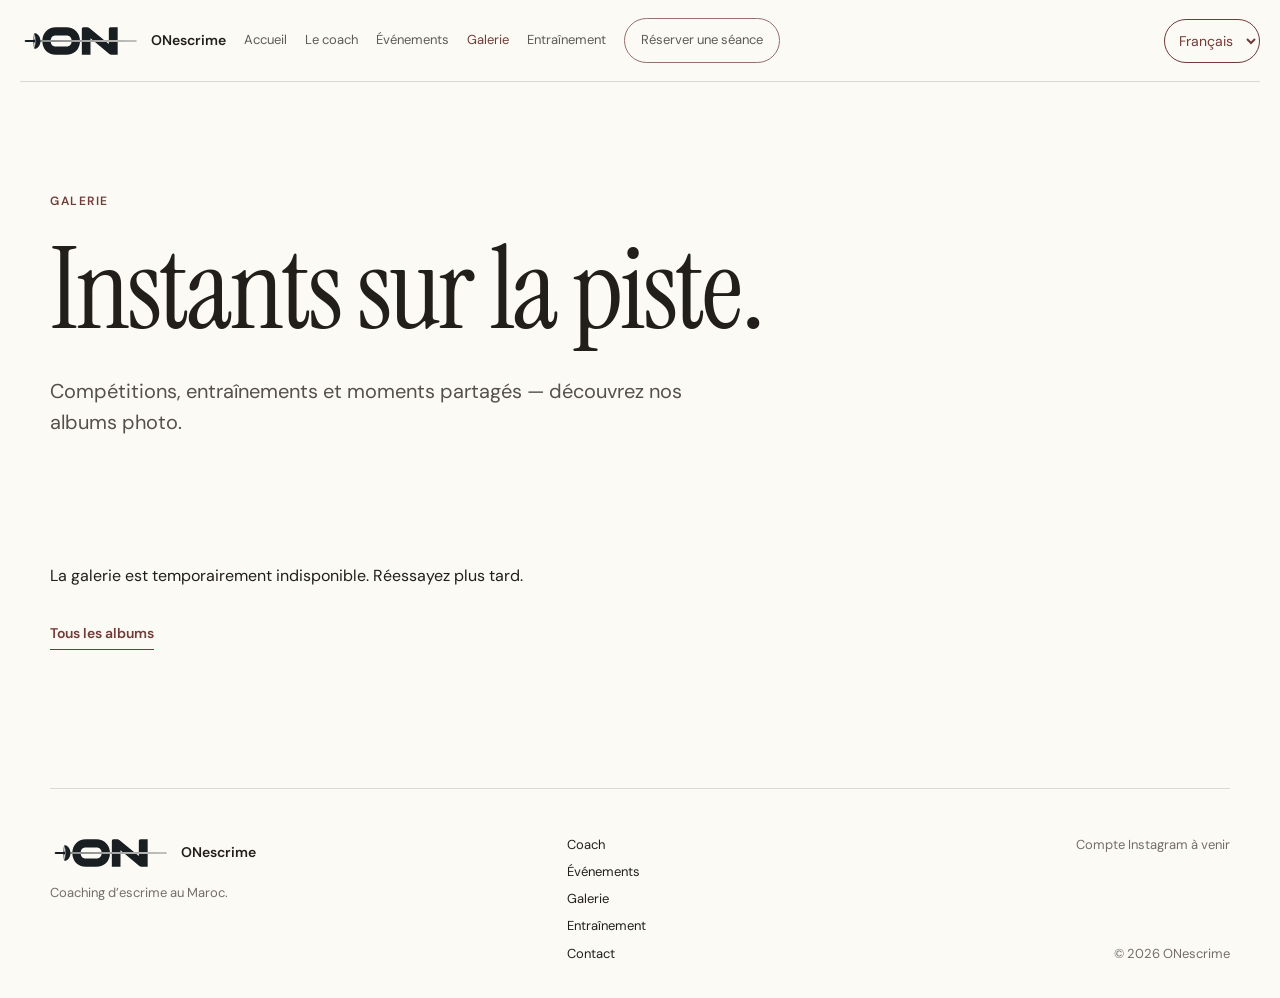
<file: gallery.html>
<!DOCTYPE html>
<html lang="en">
<head>
  <meta charset="UTF-8" />
  <meta name="viewport" content="width=device-width, initial-scale=1.0" />
  <meta name="description" content="Explore ONescrime photo albums: fencing competitions, training camps, workshops and moments with coach Omar Nahi in Morocco." />
  <title>Fencing Photo Gallery | Omar Nahi – ONescrime</title>
  <meta name="robots" content="index, follow, max-image-preview:large" />
  <link rel="canonical" href="https://ofencing.vercel.app/gallery.html" />
  <meta property="og:type" content="website" />
  <meta property="og:site_name" content="ONescrime" />
  <meta property="og:title" content="Fencing Photo Gallery | Omar Nahi – ONescrime" data-seo-translatable />
  <meta property="og:description" content="Explore ONescrime photo albums: fencing competitions, training camps, workshops and moments with coach Omar Nahi in Morocco." data-seo-translatable />
  <meta property="og:url" content="https://ofencing.vercel.app/gallery.html" />
  <meta property="og:locale" content="en_US" />
  <meta property="og:image" content="https://ofencing.vercel.app/og.png" />
  <meta property="og:image:secure_url" content="https://ofencing.vercel.app/og.png" />
  <meta property="og:image:type" content="image/png" />
  <meta property="og:image:width" content="1734" />
  <meta property="og:image:height" content="907" />
  <meta property="og:image:alt" content="Maître Omar Nahi holding a fencing mask" data-seo-translatable />
  <meta name="twitter:image" content="https://ofencing.vercel.app/og.png" />
  <meta name="twitter:image:alt" content="Maître Omar Nahi holding a fencing mask" data-seo-translatable />
  <meta name="twitter:card" content="summary_large_image" />
  <meta name="twitter:title" content="Fencing Photo Gallery | Omar Nahi – ONescrime" data-seo-translatable />
  <meta name="twitter:description" content="Explore ONescrime photo albums: fencing competitions, training camps, workshops and moments with coach Omar Nahi in Morocco." data-seo-translatable />
  <link rel="preconnect" href="https://fonts.googleapis.com">
  <link rel="preconnect" href="https://fonts.gstatic.com" crossorigin>
  <link href="https://fonts.googleapis.com/css2?family=DM+Sans:wght@400;500;600&family=Instrument+Serif:ital@0;1&display=swap" rel="stylesheet">
  <link rel="stylesheet" href="styles2.css" />
  <link rel="stylesheet" href="gallery.css" />
  <link rel="icon" href="assets/favicon.svg?v=on-epee2" type="image/svg+xml">
</head>
<body>
  <header class="site-header">
    <a class="brand" href="index.html"><img class="brand-logo" src="assets/on-fencing-logo.svg" alt="" width="120" height="36"><span>ONescrime</span></a>
    <button class="menu-toggle" aria-expanded="false" aria-controls="main-nav">Menu</button>
    <nav id="main-nav" class="main-nav">
      <a href="index.html">Home</a>
      <a href="coach.html">The coach</a>
      <a href="events.html">Events</a>
      <a class="active" href="gallery.html">Gallery</a>
      <a href="index.html#calendar">Training</a>
      <a class="nav-cta" href="contact.html">Book a session</a>
    </nav>
    <label class="language-switcher" hidden>
      <span class="sr-only">Language</span>
      <select data-language-select aria-label="Language" dir="ltr" data-no-translate>
        <option value="fr" lang="fr">Français</option>
        <option value="en" lang="en">English</option>
        <option value="ar" lang="ar">العربية</option>
      </select>
    </label>
  </header>

  <main>
    <section class="inner-hero shell">
      <p class="eyebrow">Gallery</p>
      <h1>Moments on the piste.</h1>
      <p class="inner-lede">Competitions, training and shared moments — discover our photo albums.</p>
    </section>
    <section class="shell gallery-section" aria-label="Gallery">
      <div id="gallery-content" aria-busy="true"><p role="status">Loading gallery…</p></div>
      <noscript><p>Please enable JavaScript to view the gallery.</p></noscript>
    </section>
  </main>
  <dialog id="gallery-viewer" class="gallery-viewer" aria-labelledby="viewer-title">
    <h2 id="viewer-title" class="sr-only">Photo viewer</h2>
    <button id="viewer-close" class="viewer-close" type="button" aria-label="Close viewer" autofocus>×</button>
    <button id="viewer-previous" class="viewer-previous" type="button" aria-label="Previous photo">←</button>
    <figure class="viewer-figure">
      <img id="viewer-image" alt="" decoding="async">
      <p id="viewer-image-error" role="status" hidden>Image unavailable</p>
      <figcaption id="viewer-caption" dir="auto"></figcaption>
      <p id="viewer-count" aria-live="polite"></p>
    </figure>
    <button id="viewer-next" class="viewer-next" type="button" aria-label="Next photo">→</button>
  </dialog>

  <footer class="site-footer shell">
    <div><a class="brand" href="index.html"><img class="brand-logo" src="assets/on-fencing-logo.svg" alt="" width="120" height="36"><span>ONescrime</span></a><p>Fencing coaching in Morocco.</p></div>
    <div class="footer-links"><a href="coach.html">Coach</a><a href="events.html">Events</a>
      <a href="gallery.html">Gallery</a><a href="index.html#calendar">Training</a><a href="contact.html">Contact</a></div>
    <div class="footer-meta"><span>Instagram coming soon</span><span>© <span data-year></span> ONescrime</span></div>
  </footer>
  <script src="js/api.js"></script>
  <script src="js/translations.js"></script>
  <script src="js/i18n.js"></script>
  <script src="js/app.js"></script>
  <script src="js/gallery.js"></script>
</body>
</html>
</file>
<file: styles2.css>
:root{
  /* Warm neutral base */
  --cream:#f3f0e7;
  --paper:#fbfaf4;

  /* Sage / matcha secondary accent */
  --matcha:#aab787;
  --matcha-soft:#d9dec8;
  --matcha-deep:#65704f;

  /* Dusty red / burgundy primary accent */
  --rose:#c98d83;
  --red:#a6534d;
  --red-deep:#713b38;
  --red-soft:#ead1cb;

  /* Typography + UI */
  --ink:#221e1c;
  --muted:#746d67;
  --line:rgba(34,30,28,.15);
  --serif:"Instrument Serif", Georgia, serif;
  --sans:"DM Sans", Arial, sans-serif;
  --radius:28px;
}

*{box-sizing:border-box}
.contact-honeypot{position:absolute;width:1px;height:1px;overflow:hidden;clip-path:inset(50%);white-space:nowrap}
html{scroll-behavior:smooth}
body{margin:0;background:var(--paper);color:var(--ink);font-family:var(--sans);font-size:16px;line-height:1.55}
a{color:inherit;text-decoration:none}
img{display:block;max-width:100%}
button,input,textarea,select{font:inherit}
.shell{width:min(1180px,calc(100% - 40px));margin-inline:auto}
.section-pad{padding:110px 0}
.eyebrow{text-transform:uppercase;letter-spacing:.13em;font-size:12px;font-weight:600;margin:0 0 24px;color:var(--red-deep)}
h1,h2,h3,p{margin-top:0}
h1,h2{font-family:var(--serif);font-weight:400;line-height:.95;letter-spacing:-.025em}
h1{font-size:clamp(64px,9vw,132px);margin-bottom:32px}
h2{font-size:clamp(48px,6vw,84px);margin-bottom:28px}
h1 em,h2 em{font-weight:400;color:var(--red)}
h3{font-size:20px;margin-bottom:12px}

.site-header{height:82px;width:min(1240px,calc(100% - 32px));margin:0 auto;display:flex;align-items:center;justify-content:space-between;border-bottom:1px solid var(--line);position:relative;z-index:20}
.brand{display:flex;align-items:center;gap:11px;font-weight:600;font-size:14px}
.brand-logo{display:block;width:120px;height:36px;object-fit:contain;flex-shrink:0}
.main-nav{display:flex;align-items:center;gap:28px;font-size:13px}
.main-nav a{opacity:.72;transition:.2s}
.main-nav a:hover,.main-nav a.active{opacity:1;color:var(--red-deep)}
.nav-cta{padding:11px 16px;border:1px solid var(--red-deep);border-radius:999px}
.menu-toggle{display:none;background:none;border:0}

.hero{min-height:calc(100vh - 82px);display:grid;grid-template-columns:1.15fr .85fr;align-items:center;gap:72px;padding-top:56px;padding-bottom:70px}
.hero-intro{max-width:680px;font-size:20px;line-height:1.55;color:#504a45}
.hero-actions{display:flex;align-items:center;gap:28px;margin-top:40px}
.button{display:inline-flex;min-height:50px;padding:0 22px;border-radius:999px;align-items:center;justify-content:center;border:1px solid transparent;cursor:pointer;transition:.2s}
.button-dark{background:var(--red-deep);color:var(--paper)}
.button-dark:hover{transform:translateY(-2px);background:var(--red)}
.button-light{background:var(--paper);color:var(--red-deep);border-color:rgba(113,59,56,.18)}
.text-link{display:inline-flex;align-items:center;gap:8px;font-weight:600;font-size:14px;border-bottom:1px solid var(--red-deep);padding-bottom:4px;color:var(--red-deep)}
.hero-meta{margin-top:70px;display:grid;grid-template-columns:repeat(3,1fr);gap:18px;border-top:1px solid var(--line);padding-top:20px}
.hero-meta div{display:flex;flex-direction:column;gap:4px}
.hero-meta strong{font-size:13px}
.hero-meta span{font-size:12px;color:var(--muted)}

.hero-visual{
  position:relative;
  aspect-ratio:.78;
  background:linear-gradient(155deg,var(--red-soft) 0%,var(--rose) 72%,#b87068 100%);
  border-radius:180px 180px 36px 36px;
  overflow:hidden;
  display:flex;
  align-items:flex-end;
  justify-content:center
}
.hero-visual img{width:88%;position:relative;z-index:2}
.hero-orbit{position:absolute;border:1px solid rgba(251,250,244,.56);border-radius:50%}
.orbit-one{width:78%;aspect-ratio:1;top:14%;left:11%}
.orbit-two{width:105%;aspect-ratio:1;top:3%;left:-2%}
.hero-note{position:absolute;left:22px;right:22px;bottom:22px;z-index:3;background:rgba(251,250,244,.91);backdrop-filter:blur(8px);border-radius:18px;padding:16px 18px;display:flex;justify-content:space-between;gap:20px;align-items:flex-end}
.hero-note p{margin:0;font-family:var(--serif);font-size:22px;line-height:1}
.note-number{font-size:11px;letter-spacing:.12em;color:var(--red-deep)}

.manifesto{background:var(--ink);color:var(--paper)}
.manifesto .eyebrow{color:var(--rose)}
.manifesto h2 em{color:var(--matcha)}
.split-heading{display:grid;grid-template-columns:.35fr 1fr;gap:40px;align-items:start}
.split-heading h2{max-width:900px}
.manifesto-grid{display:grid;grid-template-columns:repeat(4,1fr);gap:1px;background:rgba(255,255,255,.13);margin-top:65px;border:1px solid rgba(255,255,255,.13)}
.manifesto-grid article{background:var(--ink);padding:32px;min-height:245px}
.manifesto-grid article>span,.services-grid article>span{font-size:11px;letter-spacing:.12em;opacity:.7;color:var(--matcha)}
.manifesto-grid h3{font-family:var(--serif);font-size:34px;font-weight:400;margin-top:82px}
.manifesto-grid p{color:#bdb8b3;font-size:14px}

.coach-intro{background:linear-gradient(180deg,var(--cream),#f5ebe8)}
.coach-card{display:grid;grid-template-columns:.85fr 1.15fr;gap:80px;align-items:center}
.coach-photo{position:relative}
.coach-photo img{width:100%;border-radius:var(--radius);background:var(--matcha-soft)}
.photo-label{position:absolute;left:16px;bottom:16px;background:var(--paper);padding:8px 12px;border-radius:999px;font-size:11px;color:var(--red-deep)}
.coach-copy>p:not(.eyebrow){font-size:18px;max-width:640px;color:#504944}
.coach-stats{display:grid;grid-template-columns:repeat(3,1fr);gap:18px;margin:42px 0}
.coach-stats div{border-top:1px solid var(--line);padding-top:14px;display:flex;flex-direction:column}
.coach-stats strong{font-family:var(--serif);font-size:30px;font-weight:400;color:var(--red-deep)}
.coach-stats span{font-size:11px;color:var(--muted)}

.section-head{display:flex;justify-content:space-between;align-items:end;margin-bottom:40px}
.section-head h2{margin-bottom:0}
.events-cards{display:grid;grid-template-columns:repeat(3,1fr);gap:18px}
.event-card{border:1px solid var(--line);border-radius:22px;padding:24px;min-height:300px;display:flex;flex-direction:column;justify-content:space-between;background:var(--paper);transition:transform .2s ease,border-color .2s ease}
.event-card:hover{transform:translateY(-3px);border-color:rgba(166,83,77,.42)}
.event-card .date{font-family:var(--serif);font-size:42px;line-height:.9;color:var(--red-deep)}
.event-card .date small{display:block;font-family:var(--sans);font-size:11px;letter-spacing:.1em;margin-top:8px;color:var(--muted)}
.event-card h3{font-family:var(--serif);font-size:32px;font-weight:400;line-height:1.05}
.event-card .event-meta{display:flex;justify-content:space-between;gap:20px;border-top:1px solid var(--line);padding-top:14px;font-size:12px;color:var(--muted)}

.calendar-section{
  background:linear-gradient(145deg,var(--matcha-soft) 0%,var(--matcha) 100%);
}
.calendar-section .eyebrow{color:var(--red-deep)}
.calendar-section h2 em{color:var(--red-deep)}
.calendar-wrap{display:grid;grid-template-columns:.7fr 1.3fr;gap:70px}
.calendar-copy p:not(.eyebrow){max-width:430px}
.calendar-table{background:var(--paper);border-radius:var(--radius);overflow:hidden;box-shadow:0 18px 45px rgba(34,30,28,.08)}
.calendar-row{display:grid;grid-template-columns:110px 1fr 120px;gap:16px;padding:18px 22px;border-bottom:1px solid var(--line);align-items:center}
.calendar-row:last-child{border-bottom:0}
.calendar-row .day{font-weight:600;color:var(--red-deep)}
.calendar-row .slot{font-family:var(--serif);font-size:25px}
.calendar-row .type{font-size:12px;text-align:right;color:var(--muted)}

.cta-section{padding:120px 0;background:var(--paper)}
.cta-inner{text-align:center}
.cta-inner h2{max-width:980px;margin:0 auto 36px}

.site-footer{padding:46px 0 34px;border-top:1px solid var(--line);display:grid;grid-template-columns:1.3fr .7fr 1fr;gap:40px;font-size:13px}
.site-footer p{color:var(--muted);margin:12px 0 0}
.footer-links{display:grid;gap:7px}
.footer-links a:hover{color:var(--red-deep)}
.footer-meta{display:flex;flex-direction:column;align-items:flex-end;justify-content:space-between;color:var(--muted);text-align:right}

.inner-hero{padding-top:110px;padding-bottom:90px}
.inner-hero h1{font-size:clamp(68px,9vw,126px);max-width:1050px}
.inner-lede{font-size:20px;max-width:650px;color:#56504b}
.coach-profile{display:grid;grid-template-columns:.85fr 1.15fr;gap:90px;align-items:start}
.profile-image img{border-radius:var(--radius);background:var(--matcha-soft)}
.profile-content h2{font-size:clamp(44px,5vw,72px)}
.profile-content>p{font-size:18px;color:#504944}
blockquote{font-family:var(--serif);font-size:32px;line-height:1.15;margin:48px 0 0;padding-left:24px;border-left:2px solid var(--red);color:var(--red-deep)}

.soft-section{background:#f5ebe8}
.services-grid{display:grid;grid-template-columns:repeat(2,1fr);gap:1px;background:var(--line);margin-top:60px;border:1px solid var(--line)}
.services-grid article{background:#f5ebe8;padding:34px;min-height:220px}
.services-grid h3{font-family:var(--serif);font-size:34px;font-weight:400;margin-top:54px}
.services-grid p{color:var(--muted)}

.events-list{display:grid}
.event-row{display:grid;grid-template-columns:160px 1fr 230px;gap:40px;padding:34px 0;border-top:1px solid var(--line);align-items:center}
.event-row:last-child{border-bottom:1px solid var(--line)}
.event-row .event-date{font-family:var(--serif);font-size:42px;color:var(--red-deep)}
.event-row h2{font-size:46px;margin-bottom:8px}
.event-row p{color:var(--muted);margin:0}
.event-row .event-side{display:flex;flex-direction:column;gap:6px;font-size:13px}
.event-row .event-side span:first-child{color:var(--red-deep)}
.event-row .event-side span:last-child{color:var(--muted)}
.event-note{max-width:820px;margin-left:auto;margin-right:auto;text-align:center}
.event-note h2{font-size:64px}

.contact-grid{display:grid;grid-template-columns:.85fr 1.15fr;gap:100px}
.contact-info h2{font-size:64px}
.contact-info>p{color:var(--muted);font-size:18px}
.contact-lines{margin-top:52px}
.contact-lines div{display:grid;grid-template-columns:120px 1fr;padding:16px 0;border-top:1px solid var(--line)}
.contact-lines div:last-child{border-bottom:1px solid var(--line)}
.contact-lines span{font-size:12px;color:var(--muted)}
.contact-lines a:hover{color:var(--red)}
.small-note{font-size:12px!important;margin-top:20px}

.contact-form{background:#f3e7e3;padding:32px;border-radius:var(--radius);display:grid;gap:18px}
.contact-form label{display:grid;gap:8px;font-size:12px;font-weight:600}
.contact-form input,.contact-form textarea,.contact-form select{width:100%;border:1px solid var(--line);background:var(--paper);border-radius:14px;padding:14px 15px;outline:none}
.contact-form input:focus,.contact-form textarea:focus,.contact-form select:focus{border-color:var(--red)}
.form-note{font-size:12px;color:var(--red-deep);margin:0}

.mobile-only{display:none}

@media (max-width: 900px){
  .site-header{height:72px}
  .menu-toggle{display:block;color:var(--red-deep)}
  .main-nav{display:none;position:absolute;top:72px;left:0;right:0;background:var(--paper);padding:24px;flex-direction:column;align-items:flex-start;border-bottom:1px solid var(--line)}
  .main-nav.open{display:flex}
  .hero{grid-template-columns:1fr;padding-top:70px}
  .hero-visual{max-width:620px;width:100%;margin-inline:auto}
  .split-heading,.coach-card,.calendar-wrap,.coach-profile,.contact-grid{grid-template-columns:1fr}
  .manifesto-grid{grid-template-columns:repeat(2,1fr)}
  .events-cards{grid-template-columns:1fr}
  .coach-card,.calendar-wrap,.coach-profile,.contact-grid{gap:45px}
  .event-row{grid-template-columns:120px 1fr}
  .event-row .event-side{grid-column:2}
  .site-footer{grid-template-columns:1fr 1fr}
  .footer-meta{grid-column:1/-1;align-items:flex-start;text-align:left;gap:8px}
}

@media (max-width: 600px){
  .shell{width:min(100% - 28px,1180px)}
  .section-pad{padding:76px 0}
  h1{font-size:58px}
  h2{font-size:48px}
  .hero{gap:42px;padding-top:50px}
  .hero-intro{font-size:17px}
  .hero-actions{align-items:flex-start;flex-direction:column}
  .hero-meta{grid-template-columns:1fr;gap:14px}
  .hero-meta div{border-bottom:1px solid var(--line);padding-bottom:10px}
  .manifesto-grid,.services-grid{grid-template-columns:1fr}
  .manifesto-grid h3{margin-top:46px}
  .coach-stats{grid-template-columns:1fr}
  .calendar-row{grid-template-columns:75px 1fr}
  .calendar-row .type{grid-column:2;text-align:left}
  .event-row{grid-template-columns:1fr;gap:12px}
  .event-row .event-side{grid-column:1}
  .event-row h2{font-size:38px}
  .event-note h2,.contact-info h2{font-size:46px}
  .site-footer{grid-template-columns:1fr}
  .footer-meta{grid-column:auto}
  .desktop-only{display:none}
  .mobile-only{display:block;margin-top:24px}
}


/* Language selection stays visible outside the collapsible mobile navigation. */
.site-header{gap:18px;height:auto;min-height:82px;flex-wrap:wrap;padding-block:14px}
.language-switcher{display:flex;align-items:center;margin-inline-start:auto}
.language-switcher[hidden]{display:none}
.language-switcher select{min-height:44px;max-width:132px;padding:8px 10px;border:1px solid var(--red-deep);border-radius:999px;background:var(--paper);color:var(--red-deep);font-size:14px;cursor:pointer}
.language-switcher select:focus-visible,.menu-toggle:focus-visible{outline:2px solid var(--red);outline-offset:4px}
.sr-only{position:absolute;width:1px;height:1px;padding:0;margin:-1px;overflow:hidden;clip-path:inset(50%);white-space:nowrap;border:0}
.main-nav{flex-wrap:wrap;gap:18px}
.brand{flex-shrink:0}
.calendar-row .type,.footer-meta{text-align:end}
.photo-label{left:auto;inset-inline-start:16px}
.contact-lines a{direction:ltr;unicode-bidi:isolate;overflow-wrap:anywhere}
.calendar-row .slot{unicode-bidi:isolate;text-align:start;white-space:nowrap}
html[dir="rtl"]{--sans:Tahoma,Arial,sans-serif;--serif:Tahoma,Arial,sans-serif}
html[dir="rtl"] h1,html[dir="rtl"] h2{line-height:1.45;letter-spacing:normal;font-size:clamp(36px,6vw,80px)}
html[dir="rtl"] h3,html[dir="rtl"] .hero-note p{line-height:1.6;letter-spacing:normal}
html[dir="rtl"] h1 em,html[dir="rtl"] h2 em{font-style:normal}
html[dir="rtl"] .eyebrow,html[dir="rtl"] .services-grid article>span{letter-spacing:normal}
html[dir="rtl"] .brand-logo{direction:ltr}
html[dir="rtl"] .coach-stats strong{font-size:26px;line-height:1.6}
html[dir="rtl"] .event-card .date,html[dir="rtl"] .event-date{line-height:1.5}
html[dir="rtl"] blockquote{padding-left:0;padding-inline-start:24px;border-left:0;border-inline-start:2px solid var(--red)}
@media(max-width:1100px){
  .site-header{min-height:72px}
  .menu-toggle{display:block;color:var(--red-deep);order:4;min-height:44px;padding:8px}
  .main-nav{display:none;position:absolute;top:100%;left:0;right:0;background:var(--paper);padding:24px;flex-direction:column;align-items:flex-start;border-bottom:1px solid var(--line)}
  .main-nav.open{display:flex}
}
@media(max-width:600px){
  .site-header{gap:8px}
  .site-header .brand{font-size:12px;gap:6px}
  .site-header .brand-logo{width:100px;height:30px}
  /* Keep the accessible brand name without crowding the mobile language/menu controls. */
  .site-header .brand>span{position:absolute;width:1px;height:1px;padding:0;margin:-1px;overflow:hidden;clip-path:inset(50%);white-space:nowrap;border:0}
  .language-switcher select{max-width:110px;padding-inline:6px}
  .calendar-row{grid-template-columns:minmax(75px,auto) 1fr;gap:12px;padding-inline:16px}
  .calendar-row .slot{font-size:22px}
  .calendar-row .type{text-align:start}
  .contact-lines div{grid-template-columns:1fr;gap:8px}
  html[dir="rtl"] .inner-hero h1{font-size:44px}
  html[dir="rtl"] .event-note h2,html[dir="rtl"] .contact-info h2{font-size:36px}
}


/* Keep Omar and his fencing mask in frame on desktop and mobile. */
.coach-photo img,.profile-image img{display:block;width:100%;height:auto;aspect-ratio:4/5;object-fit:cover;object-position:30% center}

/* Admin-entered text can contain long words; keep the existing grids responsive. */
.event-card,.event-row>div,.calendar-row>span{min-width:0}
.event-card h3,.event-card p,.event-meta span,.event-row h2,.event-row p,.event-side span,.calendar-row .type{overflow-wrap:anywhere}
.calendar-table>p[role="status"]{padding:18px 22px;margin:0}
.contact-form button:disabled{opacity:.65;cursor:wait}
</file>
<file: gallery.css>
.gallery-section{padding-bottom:100px;min-height:240px}.gallery-section [role=status]{padding-block:16px}.gallery-albums,.gallery-photos{display:grid;gap:24px;grid-template-columns:repeat(3,minmax(0,1fr))}.gallery-album{display:block;border:1px solid var(--line);border-radius:22px;overflow:hidden;background:var(--paper);transition:transform .2s ease,border-color .2s ease}.gallery-album:hover{transform:translateY(-3px);border-color:var(--red)}.gallery-album:focus-visible,.gallery-photo-button:focus-visible{outline:3px solid var(--red-deep);outline-offset:4px}.gallery-image-wrap{aspect-ratio:4/3;background:var(--cream);display:grid;place-items:center;overflow:hidden}.gallery-image-wrap img{width:100%;height:100%;object-fit:cover}.gallery-image-wrap .gallery-placeholder{padding:24px;text-align:center;color:var(--muted);font-size:14px}.gallery-album-copy{padding:22px}.gallery-album-copy h2{font-size:32px;line-height:1.15;overflow-wrap:anywhere;margin-bottom:14px}.gallery-album-copy p{font-size:13px;color:var(--muted);margin-bottom:8px}.gallery-album-copy .gallery-view-link{font-size:13px;color:var(--red-deep)}.gallery-album-heading{margin:28px 0 36px;max-width:850px}.gallery-album-heading h2{font-size:clamp(36px,5vw,64px);line-height:1.1;overflow-wrap:anywhere}.gallery-album-description{white-space:pre-line;overflow-wrap:anywhere}.gallery-album-meta{display:flex;gap:12px;flex-wrap:wrap;font-size:14px;color:var(--muted)}.gallery-photos{grid-template-columns:repeat(4,minmax(0,1fr));gap:18px}.gallery-photo{margin:0;min-width:0}.gallery-photo-button{border:0;padding:0;width:100%;display:block;background:var(--cream);border-radius:16px;overflow:hidden;cursor:zoom-in}.gallery-photo figcaption{font-size:13px;line-height:1.5;color:var(--muted);padding-top:10px;overflow-wrap:anywhere}
.gallery-viewer{width:100%;max-width:100%;height:100dvh;max-height:100dvh;border:0;padding:60px 80px 24px;background:#171514;color:var(--paper);margin:0;overflow:auto}.gallery-viewer::backdrop{background:rgba(0,0,0,.9)}.gallery-viewer[open]{display:grid;place-items:center}.gallery-viewer button{position:fixed;z-index:1;min-width:48px;min-height:48px;border:1px solid rgba(255,255,255,.3);border-radius:50%;background:#292321;color:white;cursor:pointer;font-size:24px}.viewer-close{top:12px;inset-inline-end:18px}.viewer-previous{left:16px;top:calc(50% - 24px)}.viewer-next{right:16px;top:calc(50% - 24px)}.gallery-viewer button:focus-visible{outline:3px solid var(--rose);outline-offset:3px}.gallery-viewer button:disabled{opacity:.3;cursor:default}.viewer-figure{margin:0;text-align:center;min-width:0;max-width:100%;touch-action:pan-y}.viewer-figure img{max-width:100%;max-height:calc(100dvh - 190px);width:auto;height:auto;object-fit:contain;margin:auto}.viewer-figure img[hidden]{display:none}.viewer-figure figcaption{white-space:pre-line;overflow-wrap:anywhere;max-width:900px;margin:16px auto 8px;font-size:14px}.viewer-figure p{margin:8px 0;font-size:13px;color:#ded5cf}body.gallery-viewer-open{overflow:hidden}
@media(max-width:1000px){.gallery-albums{grid-template-columns:repeat(2,minmax(0,1fr))}.gallery-photos{grid-template-columns:repeat(3,minmax(0,1fr))}}
@media(max-width:600px){.gallery-albums{grid-template-columns:minmax(0,1fr)}.gallery-photos{grid-template-columns:repeat(2,minmax(0,1fr));gap:14px}.gallery-viewer{padding:68px 12px 80px}.gallery-viewer .viewer-previous,.gallery-viewer .viewer-next{top:auto;bottom:14px}.viewer-figure img{max-height:calc(100dvh - 240px)}.gallery-album-copy h2{font-size:32px}}
@media(prefers-reduced-motion:reduce){.gallery-album{transition:none}.gallery-album:hover{transform:none}}
</file>
